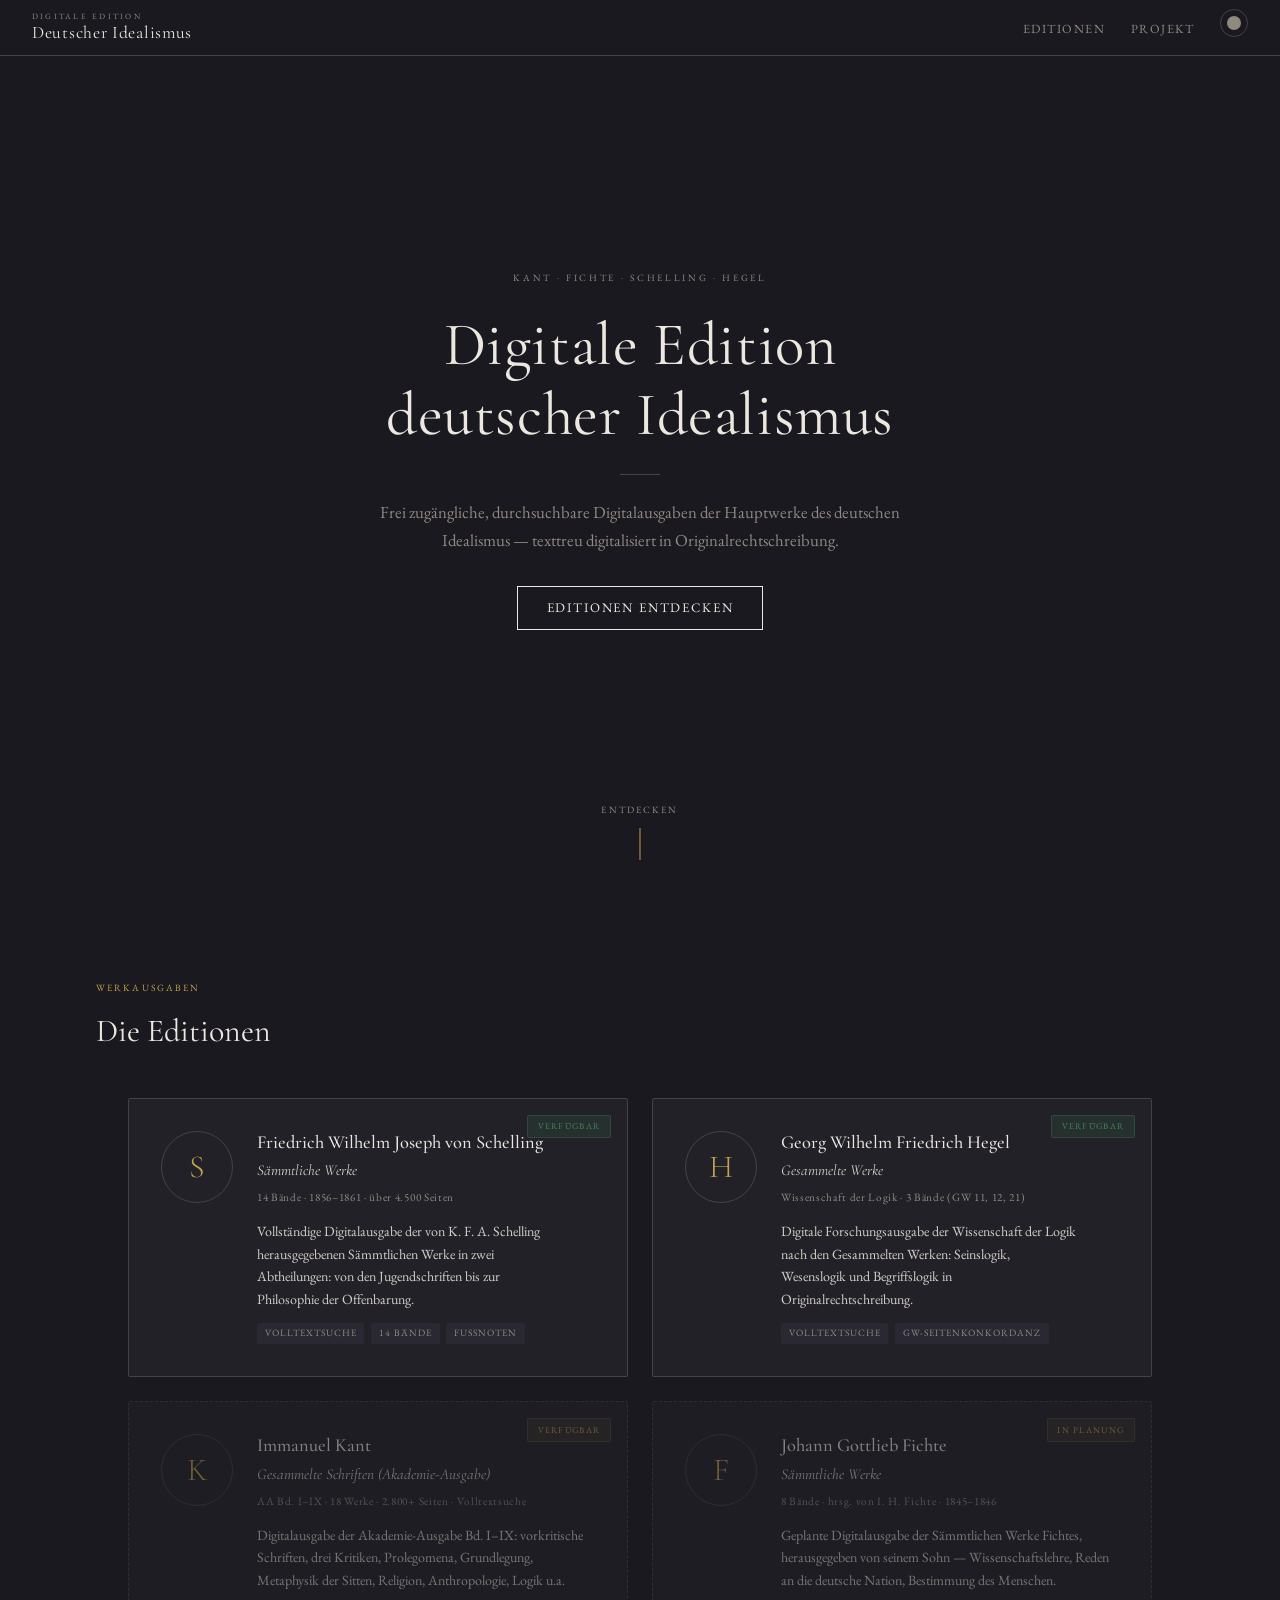
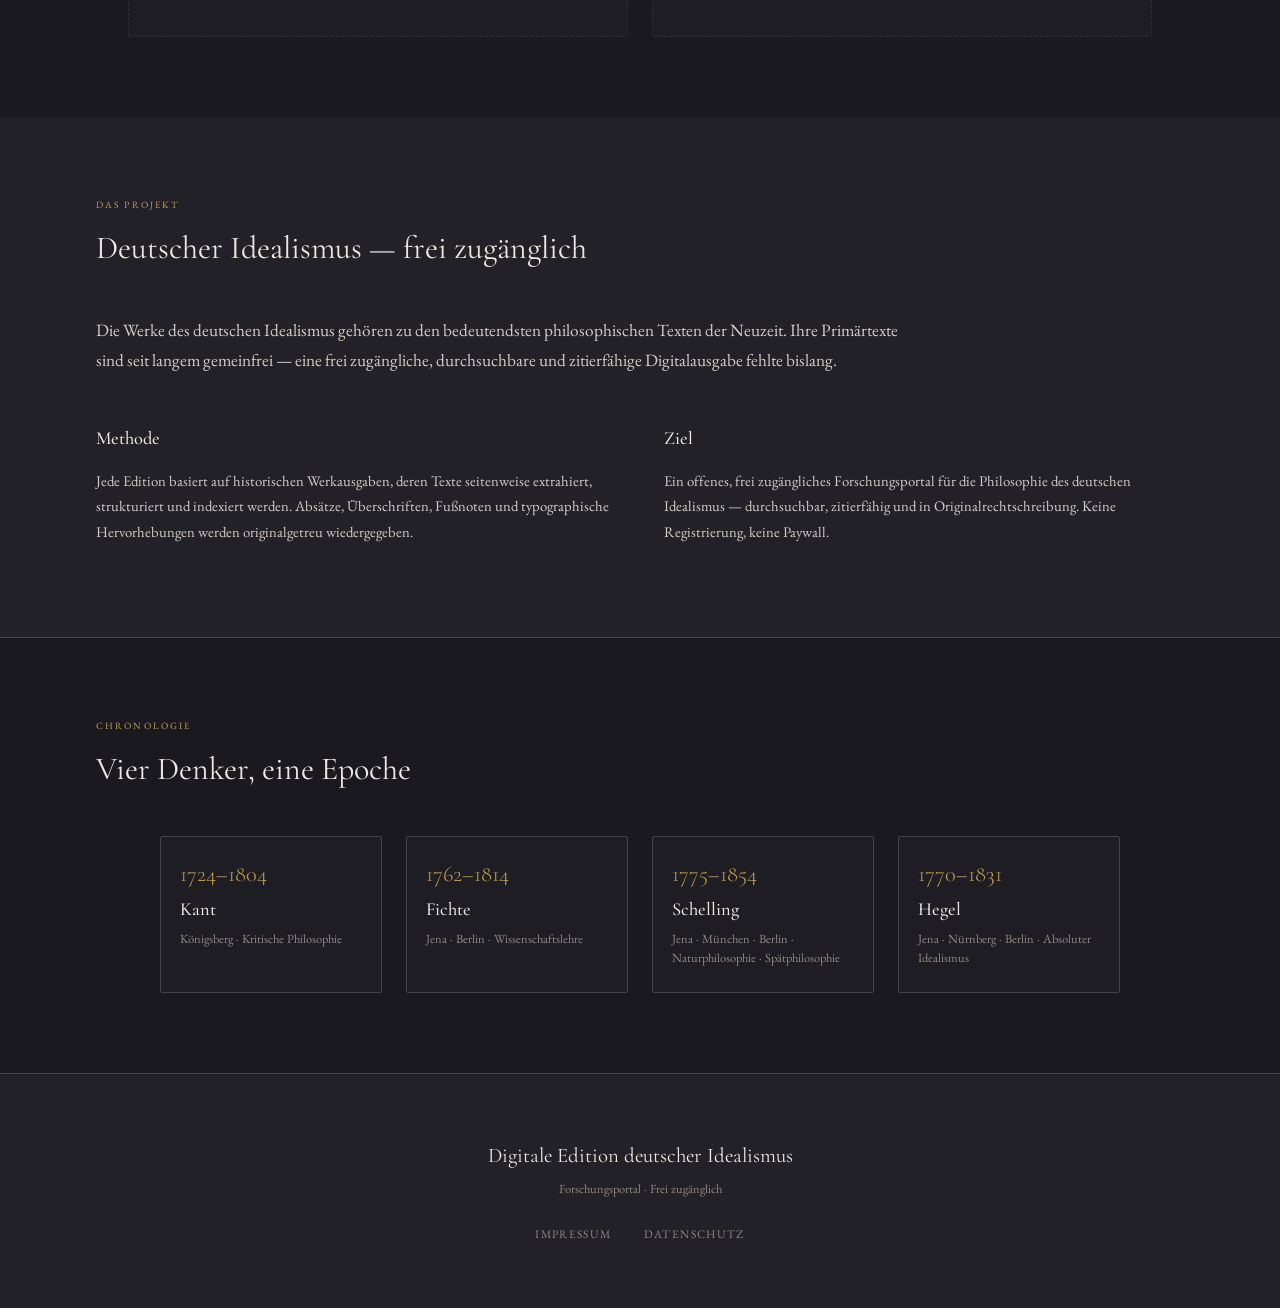
<file: index.html>
<!DOCTYPE html>
<html lang="de">
<head>
  <meta charset="utf-8">
  <meta name="viewport" content="width=device-width, initial-scale=1">
  <title>Digitale Edition deutscher Idealismus</title>
  <meta name="description" content="Frei zugängliche digitale Editionen der Hauptwerke des deutschen Idealismus: Kant, Fichte, Schelling, Hegel — texttreu digitalisiert und durchsuchbar.">
  <meta property="og:type" content="website">
  <meta property="og:title" content="Digitale Edition deutscher Idealismus">
  <meta property="og:description" content="Frei zugängliche digitale Editionen der Hauptwerke des deutschen Idealismus.">
  <meta property="og:locale" content="de_DE">
  <meta name="twitter:card" content="summary">
  <meta name="twitter:title" content="Digitale Edition deutscher Idealismus">
  <meta name="twitter:description" content="Kant, Fichte, Schelling, Hegel — frei zugänglich und durchsuchbar.">
  <link rel="icon" type="image/svg+xml" href="favicon.svg">
  <meta name="theme-color" content="#1a191f">
  <link rel="preconnect" href="https://fonts.googleapis.com">
  <link rel="preconnect" href="https://fonts.gstatic.com" crossorigin>
  <link href="https://fonts.googleapis.com/css2?family=Cormorant+Garamond:wght@300;400;500;600&family=EB+Garamond:ital,wght@0,400;0,500;1,400&display=swap" rel="stylesheet">
  <link rel="stylesheet" href="style.css">
  <script>document.documentElement.dataset.theme=localStorage.getItem('idealismus-theme')||''</script>
  <script type="application/ld+json">
  {
    "@context": "https://schema.org",
    "@type": "WebSite",
    "name": "Digitale Edition deutscher Idealismus",
    "description": "Frei zugängliche digitale Editionen der Hauptwerke des deutschen Idealismus: Kant, Fichte, Schelling, Hegel.",
    "inLanguage": "de"
  }
  </script>
</head>
<body>

<header class="site-header">
  <a href="index.html" class="site-title">
    <span class="site-title-eyebrow">Digitale Edition</span>
    <span class="site-title-main">Deutscher Idealismus</span>
  </a>
  <nav class="sitenav">
    <ul>
      <li><a href="#editionen">Editionen</a></li>
      <li><a href="#projekt">Projekt</a></li>
      <li><button class="theme-toggle" onclick="toggleTheme()" title="Darstellung wechseln" aria-label="Farbschema wechseln"></button></li>
    </ul>
  </nav>
</header>

<section class="hero">
  <div class="hero-content">
    <div class="hero-badge">Kant &middot; Fichte &middot; Schelling &middot; Hegel</div>
    <h1 class="hero-title">Digitale Edition<br>deutscher Idealismus</h1>
    <div class="hero-rule"></div>
    <p class="hero-sub">
      Frei zug&auml;ngliche, durchsuchbare Digitalausgaben der Hauptwerke
      des deutschen Idealismus &mdash; texttreu digitalisiert in
      Originalrechtschreibung.
    </p>
    <div class="hero-actions">
      <a href="#editionen" class="hero-btn-primary">Editionen entdecken</a>
    </div>
  </div>
  <div class="hero-scroll" onclick="document.getElementById('editionen').scrollIntoView({behavior:'smooth'})">
    <span>Entdecken</span>
    <span class="hero-scroll-line"></span>
  </div>
</section>

<section class="editionen-section" id="editionen">
  <div class="section-inner">
    <div class="section-header">
      <div class="section-label">Werkausgaben</div>
      <div class="section-title">Die Editionen</div>
    </div>

    <div class="editions-grid">

      <a href="https://digitaleschellingedition.vercel.app/" class="edition-card" target="_blank" rel="noopener">
        <div class="edition-status edition-status--live">Verf&uuml;gbar</div>
        <div class="edition-portrait">
          <div class="edition-initial">S</div>
        </div>
        <div class="edition-body">
          <h2 class="edition-name">Friedrich Wilhelm Joseph von Schelling</h2>
          <div class="edition-work">S&auml;mmtliche Werke</div>
          <div class="edition-meta">14 B&auml;nde &middot; 1856&ndash;1861 &middot; &uuml;ber 4.500 Seiten</div>
          <p class="edition-desc">
            Vollst&auml;ndige Digitalausgabe der von K.&nbsp;F.&nbsp;A. Schelling
            herausgegebenen S&auml;mmtlichen Werke in zwei Abtheilungen:
            von den Jugendschriften bis zur Philosophie der Offenbarung.
          </p>
          <div class="edition-features">
            <span class="edition-tag">Volltextsuche</span>
            <span class="edition-tag">14 B&auml;nde</span>
            <span class="edition-tag">Fu&szlig;noten</span>
          </div>
        </div>
        <div class="edition-arrow">&rarr;</div>
      </a>

      <a href="https://digitalehegeledition.vercel.app/" class="edition-card" target="_blank" rel="noopener">
        <div class="edition-status edition-status--live">Verf&uuml;gbar</div>
        <div class="edition-portrait">
          <div class="edition-initial">H</div>
        </div>
        <div class="edition-body">
          <h2 class="edition-name">Georg Wilhelm Friedrich Hegel</h2>
          <div class="edition-work">Gesammelte Werke</div>
          <div class="edition-meta">Wissenschaft der Logik &middot; 3 B&auml;nde (GW 11, 12, 21)</div>
          <p class="edition-desc">
            Digitale Forschungsausgabe der Wissenschaft der Logik nach den
            Gesammelten Werken: Seinslogik, Wesenslogik und Begriffslogik
            in Originalrechtschreibung.
          </p>
          <div class="edition-features">
            <span class="edition-tag">Volltextsuche</span>
            <span class="edition-tag">GW-Seitenkonkordanz</span>
          </div>
        </div>
        <div class="edition-arrow">&rarr;</div>
      </a>

      <div class="edition-card edition-card--planned">
        <div class="edition-status edition-status--planned">Verf&uuml;gbar</div>
        <div class="edition-portrait">
          <div class="edition-initial">K</div>
        </div>
        <div class="edition-body">
          <h2 class="edition-name">Immanuel Kant</h2>
          <div class="edition-work">Gesammelte Schriften (Akademie-Ausgabe)</div>
          <div class="edition-meta">AA Bd.&nbsp;I&ndash;IX &middot; 18 Werke &middot; 2.800+ Seiten &middot; Volltextsuche</div>
          <p class="edition-desc">
            Digitalausgabe der Akademie-Ausgabe Bd.&nbsp;I&ndash;IX:
            vorkritische Schriften, drei Kritiken, Prolegomena, Grundlegung,
            Metaphysik der Sitten, Religion, Anthropologie, Logik u.a.
          </p>
        </div>
      </div>

      <div class="edition-card edition-card--planned">
        <div class="edition-status edition-status--planned">In Planung</div>
        <div class="edition-portrait">
          <div class="edition-initial">F</div>
        </div>
        <div class="edition-body">
          <h2 class="edition-name">Johann Gottlieb Fichte</h2>
          <div class="edition-work">S&auml;mmtliche Werke</div>
          <div class="edition-meta">8 B&auml;nde &middot; hrsg. von I.&nbsp;H. Fichte &middot; 1845&ndash;1846</div>
          <p class="edition-desc">
            Geplante Digitalausgabe der S&auml;mmtlichen Werke Fichtes,
            herausgegeben von seinem Sohn &mdash; Wissenschaftslehre,
            Reden an die deutsche Nation, Bestimmung des Menschen.
          </p>
        </div>
      </div>

    </div>
  </div>
</section>

<section class="about-section" id="projekt">
  <div class="section-inner">
    <div class="section-header">
      <div class="section-label">Das Projekt</div>
      <div class="section-title">Deutscher Idealismus &mdash; frei zug&auml;nglich</div>
    </div>
    <p class="about-lead">
      Die Werke des deutschen Idealismus geh&ouml;ren zu den bedeutendsten
      philosophischen Texten der Neuzeit. Ihre Prim&auml;rtexte sind seit
      langem gemeinfrei &mdash; eine frei zug&auml;ngliche, durchsuchbare
      und zitierf&auml;hige Digitalausgabe fehlte bislang.
    </p>
    <div class="about-cols">
      <div class="about-col">
        <h3>Methode</h3>
        <p>
          Jede Edition basiert auf historischen Werkausgaben, deren Texte
          seitenweise extrahiert, strukturiert und indexiert werden.
          Abs&auml;tze, &Uuml;berschriften, Fu&szlig;noten und typographische
          Hervorhebungen werden originalgetreu wiedergegeben.
        </p>
      </div>
      <div class="about-col">
        <h3>Ziel</h3>
        <p>
          Ein offenes, frei zug&auml;ngliches Forschungsportal f&uuml;r die
          Philosophie des deutschen Idealismus &mdash; durchsuchbar,
          zitierfähig und in Originalrechtschreibung. Keine
          Registrierung, keine Paywall.
        </p>
      </div>
    </div>
  </div>
</section>

<section class="timeline-section">
  <div class="section-inner">
    <div class="section-header">
      <div class="section-label">Chronologie</div>
      <div class="section-title">Vier Denker, eine Epoche</div>
    </div>
    <div class="timeline">
      <div class="timeline-item">
        <div class="timeline-year">1724&ndash;1804</div>
        <div class="timeline-name">Kant</div>
        <div class="timeline-note">K&ouml;nigsberg &middot; Kritische Philosophie</div>
      </div>
      <div class="timeline-item">
        <div class="timeline-year">1762&ndash;1814</div>
        <div class="timeline-name">Fichte</div>
        <div class="timeline-note">Jena &middot; Berlin &middot; Wissenschaftslehre</div>
      </div>
      <div class="timeline-item">
        <div class="timeline-year">1775&ndash;1854</div>
        <div class="timeline-name">Schelling</div>
        <div class="timeline-note">Jena &middot; M&uuml;nchen &middot; Berlin &middot; Naturphilosophie &middot; Sp&auml;tphilosophie</div>
      </div>
      <div class="timeline-item">
        <div class="timeline-year">1770&ndash;1831</div>
        <div class="timeline-name">Hegel</div>
        <div class="timeline-note">Jena &middot; N&uuml;rnberg &middot; Berlin &middot; Absoluter Idealismus</div>
      </div>
    </div>
  </div>
</section>

<footer class="site-footer">
  <h3>Digitale Edition deutscher Idealismus</h3>
  <p>Forschungsportal &middot; Frei zug&auml;nglich</p>
  <nav>
    <a href="impressum.html">Impressum</a>
    <a href="datenschutz.html">Datenschutz</a>
  </nav>
</footer>

<script>
function toggleTheme() {
  var t = document.documentElement.dataset.theme === 'light' ? '' : 'light';
  document.documentElement.dataset.theme = t;
  localStorage.setItem('idealismus-theme', t);
}
</script>
</body>
</html>
</file>
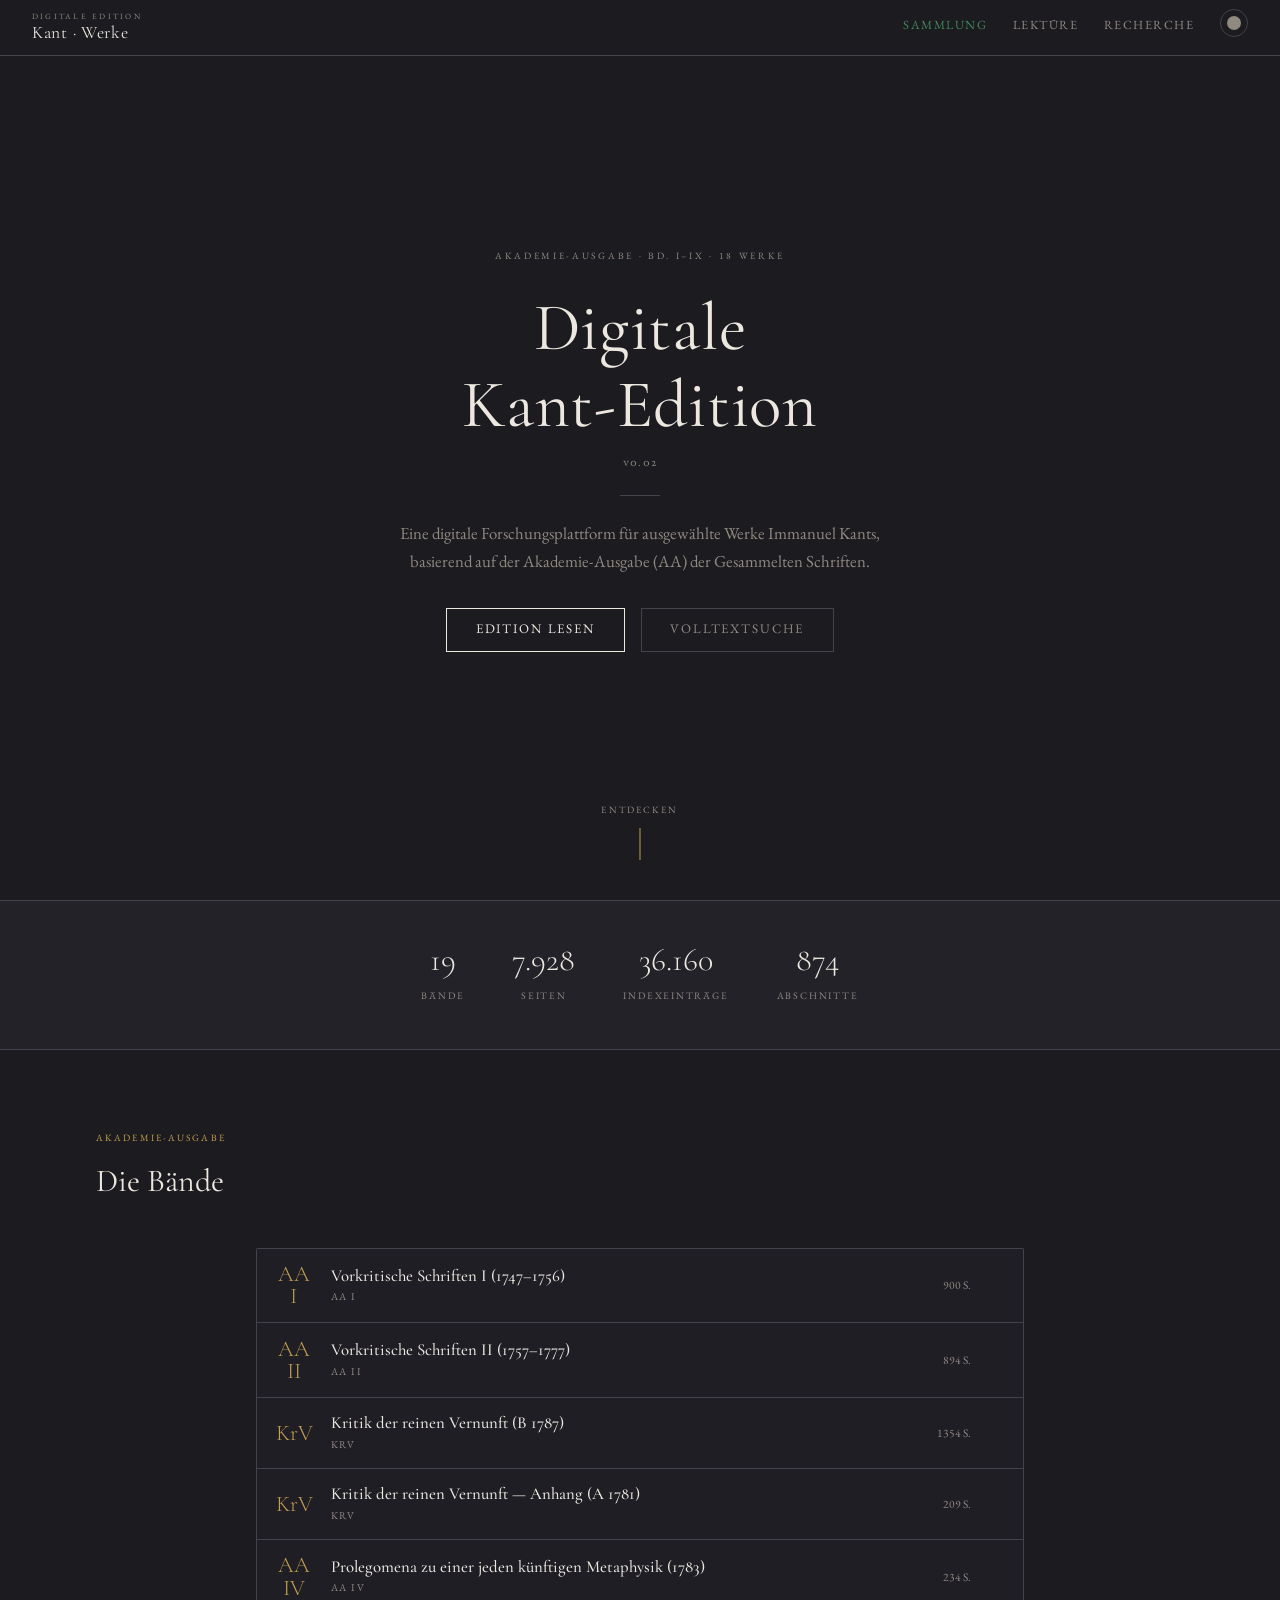
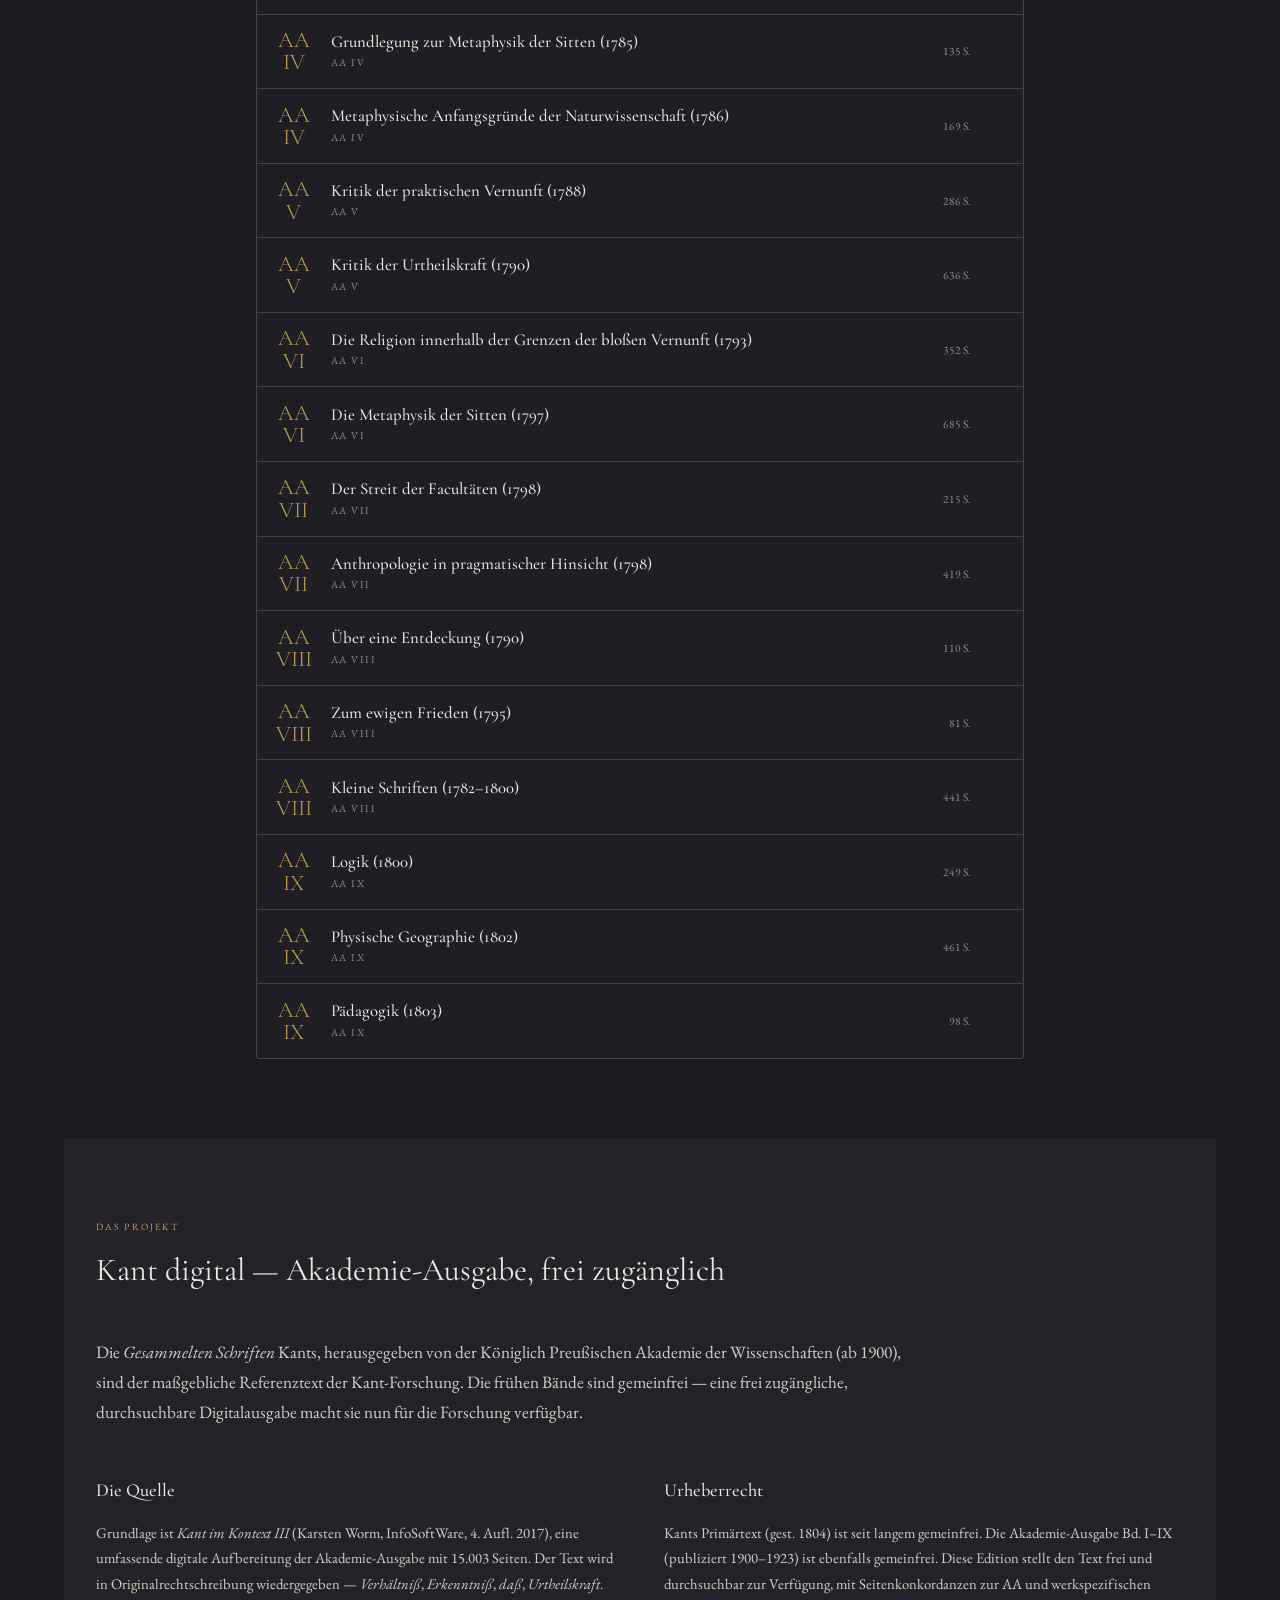
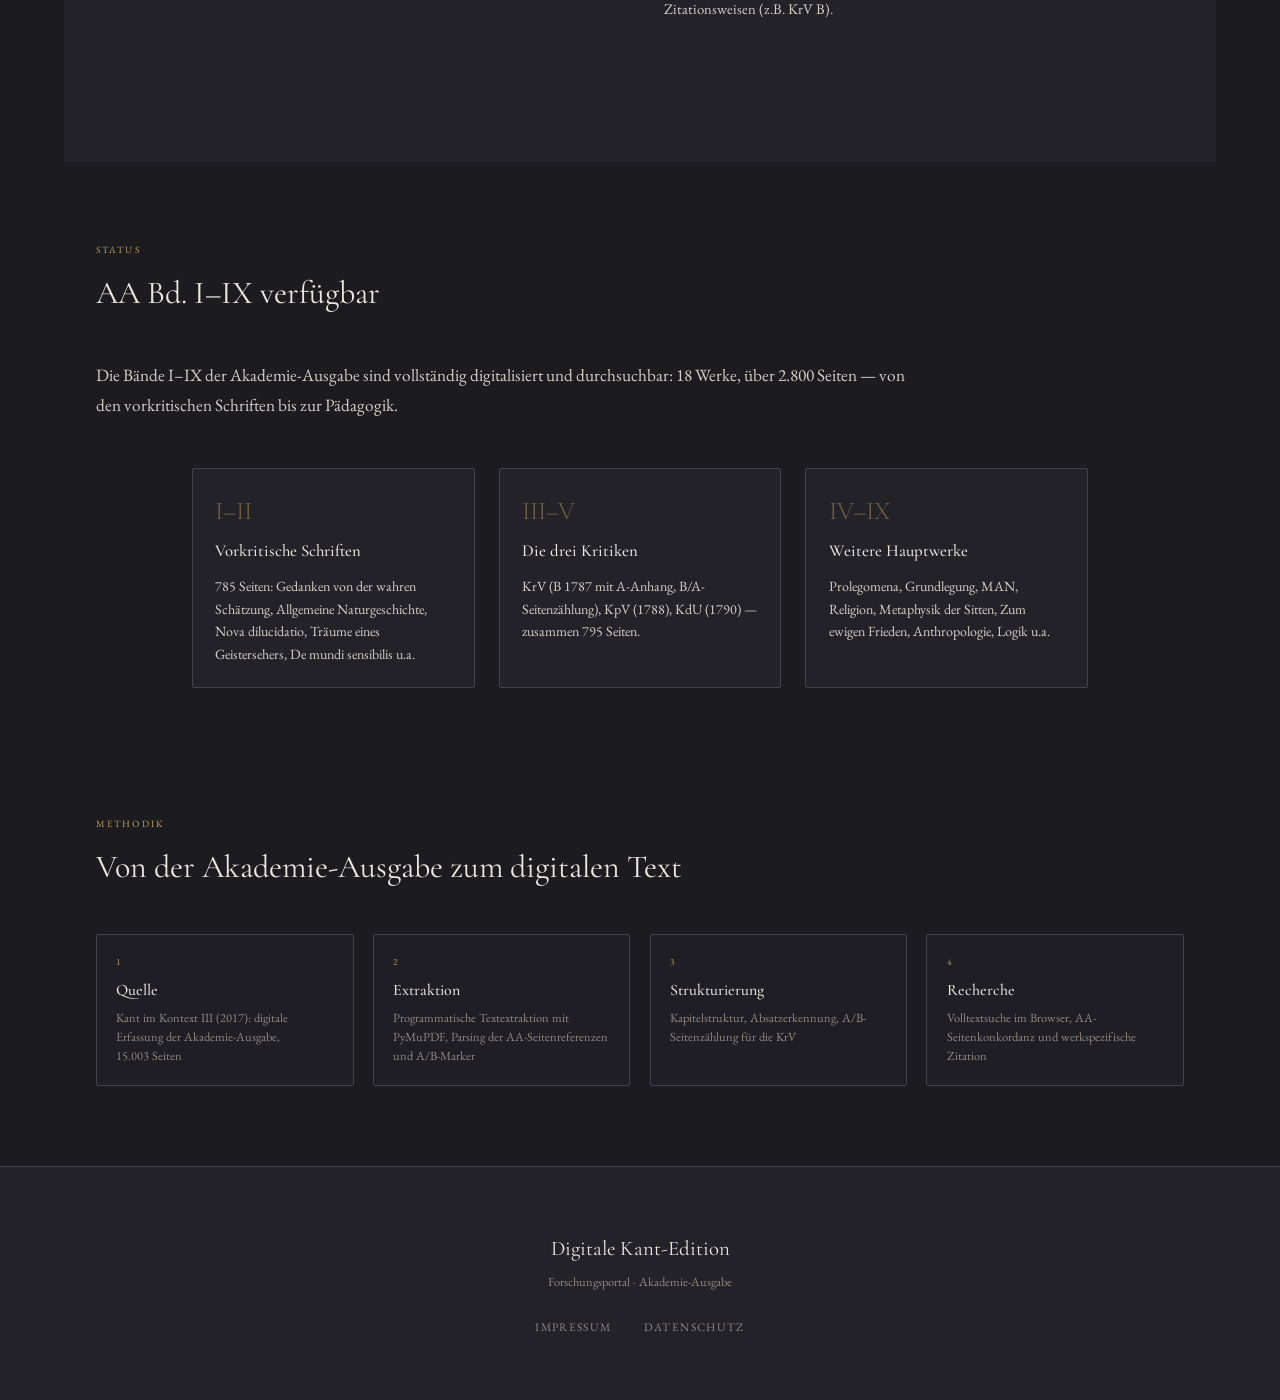
<file: Kant Edition/digitalekantedition/index.html>
<!DOCTYPE html>
<html lang="de">
<head>
  <meta charset="utf-8">
  <meta name="viewport" content="width=device-width, initial-scale=1">
  <title>Kant &middot; Digitale Edition</title>
  <meta name="description" content="Frei zug&auml;ngliche, durchsuchbare Digitalausgabe ausgew&auml;hlter Werke Immanuel Kants auf Grundlage der Akademie-Ausgabe (AA).">
  <link rel="icon" type="image/svg+xml" href="assets/favicon.svg">
  <link rel="manifest" href="manifest.json">
  <meta name="theme-color" content="#232229">
  <link rel="preconnect" href="https://fonts.googleapis.com">
  <link rel="preconnect" href="https://fonts.gstatic.com" crossorigin>
  <link href="https://fonts.googleapis.com/css2?family=Cormorant+Garamond:wght@300;400;500;600&family=EB+Garamond:ital,wght@0,400;0,500;1,400&family=JetBrains+Mono:wght@400&display=swap" rel="stylesheet" media="print" onload="this.media='all'">
  <link rel="stylesheet" href="assets/style.css">
  <script>document.documentElement.dataset.theme=localStorage.getItem('kant-theme')||''</script>
  <script type="application/ld+json">
  {
    "@context": "https://schema.org",
    "@type": "WebSite",
    "name": "Digitale Kant-Edition",
    "description": "Frei zug&auml;ngliche Digitalausgabe ausgew&auml;hlter Werke Immanuel Kants auf Grundlage der Akademie-Ausgabe.",
    "inLanguage": "de",
    "publisher": {
      "@type": "Organization",
      "name": "Digitale Kant-Edition"
    }
  }
  </script>
</head>
<body class="hero-page">
<a href="#stats-bar" class="skip-link">Zum Inhalt springen</a>

<header class="site-header" id="site-header" role="banner">
  <a href="index.html" class="site-title" aria-label="Digitale Kant-Edition &mdash; Startseite">
    <span class="site-title-eyebrow">Digitale Edition</span>
    <span class="site-title-main">Kant &middot; Werke</span>
  </a>
  <nav class="sitenav" aria-label="Hauptnavigation">
    <ul>
      <li><a href="index.html" class="current" aria-current="page">Sammlung</a></li>
      <li><a href="text.html">Lekt&uuml;re</a></li>
      <li><a href="search.html">Recherche</a></li>
      <li><button class="theme-toggle" onclick="toggleTheme()" title="Darstellung wechseln" aria-label="Farbschema wechseln"></button></li>
    </ul>
  </nav>
</header>

<section class="hero" id="hero">
  <div class="hero-content">
    <div class="hero-badge">Akademie-Ausgabe &middot; Bd.&nbsp;I&ndash;IX &middot; 18 Werke</div>
    <h1 class="hero-title">Digitale<br>Kant-Edition</h1>
    <div class="hero-version">v0.02</div>
    <div class="hero-rule"></div>
    <p class="hero-sub">
      Eine digitale Forschungsplattform f&uuml;r ausgew&auml;hlte Werke
      Immanuel Kants, basierend auf der Akademie-Ausgabe (AA)
      der Gesammelten Schriften.
    </p>
    <div class="hero-actions">
      <a href="text.html" class="hero-btn-primary">Edition lesen</a>
      <a href="search.html" class="hero-btn-secondary">Volltextsuche</a>
    </div>
  </div>
  <div class="hero-scroll" onclick="window.scrollTo({top:window.innerHeight,behavior:'smooth'})">
    <span>Entdecken</span>
    <span class="hero-scroll-line"></span>
  </div>
</section>

<div class="stats-bar" id="stats-bar"></div>

<section class="lp-section featured-section">
  <div class="reveal" data-reveal>
    <div class="lp-section-label">Akademie-Ausgabe</div>
    <div class="lp-section-title">Die B&auml;nde</div>
  </div>
  <div class="works-grid" id="works-grid"></div>
</section>

<section class="lp-section about-section">
  <div class="reveal" data-reveal>
    <div class="lp-section-label">Das Projekt</div>
    <div class="lp-section-title">Kant digital &mdash; Akademie-Ausgabe, frei zug&auml;nglich</div>
  </div>
  <p class="about-lead reveal" data-reveal>
    Die <em>Gesammelten Schriften</em> Kants, herausgegeben von der
    K&ouml;niglich Preu&szlig;ischen Akademie der Wissenschaften (ab 1900),
    sind der ma&szlig;gebliche Referenztext der Kant-Forschung.
    Die fr&uuml;hen B&auml;nde sind gemeinfrei &mdash;
    eine frei zug&auml;ngliche, durchsuchbare Digitalausgabe
    macht sie nun f&uuml;r die Forschung verf&uuml;gbar.
  </p>

  <div class="about-cols reveal" data-reveal>
    <div class="about-col">
      <h3>Die Quelle</h3>
      <p>
        Grundlage ist <em>Kant im Kontext&nbsp;III</em> (Karsten Worm,
        InfoSoftWare, 4.&nbsp;Aufl.&nbsp;2017), eine umfassende digitale
        Aufbereitung der Akademie-Ausgabe mit 15.003&nbsp;Seiten.
        Der Text wird in Originalrechtschreibung wiedergegeben &mdash;
        <em>Verh&auml;ltni&szlig;</em>, <em>Erkenntni&szlig;</em>,
        <em>da&szlig;</em>, <em>Urtheilskraft</em>.
      </p>
    </div>
    <div class="about-col">
      <h3>Urheberrecht</h3>
      <p>
        Kants Prim&auml;rtext (gest. 1804) ist seit langem gemeinfrei.
        Die Akademie-Ausgabe Bd.&nbsp;I&ndash;IX (publiziert 1900&ndash;1923)
        ist ebenfalls gemeinfrei. Diese Edition stellt den Text frei
        und durchsuchbar zur Verf&uuml;gung, mit Seitenkonkordanzen
        zur AA und werkspezifischen Zitationsweisen (z.B. KrV B).
      </p>
    </div>
  </div>
</section>

<section class="lp-section roadmap-section">
  <div class="reveal" data-reveal>
    <div class="lp-section-label">Status</div>
    <div class="lp-section-title">AA Bd. I&ndash;IX verf&uuml;gbar</div>
  </div>
  <p class="about-lead reveal" data-reveal>
    Die B&auml;nde I&ndash;IX der Akademie-Ausgabe sind vollst&auml;ndig digitalisiert
    und durchsuchbar: 18&nbsp;Werke, &uuml;ber 2.800&nbsp;Seiten &mdash; von den
    vorkritischen Schriften bis zur P&auml;dagogik.
  </p>

  <div class="roadmap-grid roadmap-grid--3 reveal" data-reveal>
    <div class="roadmap-card">
      <div class="roadmap-card-icon">I&ndash;II</div>
      <h4>Vorkritische Schriften</h4>
      <p>
        785 Seiten: Gedanken von der wahren Sch&auml;tzung,
        Allgemeine Naturgeschichte, Nova dilucidatio,
        Tr&auml;ume eines Geistersehers, De mundi sensibilis u.a.
      </p>
    </div>
    <div class="roadmap-card">
      <div class="roadmap-card-icon">III&ndash;V</div>
      <h4>Die drei Kritiken</h4>
      <p>
        KrV (B&nbsp;1787 mit A-Anhang, B/A-Seitenz&auml;hlung),
        KpV (1788), KdU (1790) &mdash; zusammen 795 Seiten.
      </p>
    </div>
    <div class="roadmap-card">
      <div class="roadmap-card-icon">IV&ndash;IX</div>
      <h4>Weitere Hauptwerke</h4>
      <p>
        Prolegomena, Grundlegung, MAN, Religion, Metaphysik
        der Sitten, Zum ewigen Frieden, Anthropologie, Logik u.a.
      </p>
    </div>
  </div>
</section>

<section class="lp-section workflow-section-wrap">
  <div class="reveal" data-reveal>
    <div class="lp-section-label">Methodik</div>
    <div class="lp-section-title">Von der Akademie-Ausgabe zum digitalen Text</div>
  </div>
  <div class="workflow-steps reveal" data-reveal>
    <div class="workflow-step">
      <span class="workflow-step-num">1</span>
      <span class="workflow-step-name">Quelle</span>
      <span class="workflow-step-detail">Kant im Kontext III (2017): digitale Erfassung der Akademie-Ausgabe, 15.003&nbsp;Seiten</span>
    </div>
    <div class="workflow-step">
      <span class="workflow-step-num">2</span>
      <span class="workflow-step-name">Extraktion</span>
      <span class="workflow-step-detail">Programmatische Textextraktion mit PyMuPDF, Parsing der AA-Seitenreferenzen und A/B-Marker</span>
    </div>
    <div class="workflow-step">
      <span class="workflow-step-num">3</span>
      <span class="workflow-step-name">Strukturierung</span>
      <span class="workflow-step-detail">Kapitelstruktur, Absatzerkennung, A/B-Seitenz&auml;hlung f&uuml;r die KrV</span>
    </div>
    <div class="workflow-step">
      <span class="workflow-step-num">4</span>
      <span class="workflow-step-name">Recherche</span>
      <span class="workflow-step-detail">Volltextsuche im Browser, AA-Seitenkonkordanz und werkspezifische Zitation</span>
    </div>
  </div>
</section>

<footer class="lp-footer">
  <h3>Digitale Kant-Edition</h3>
  <p>Forschungsportal &middot; Akademie-Ausgabe</p>
  <nav>
    <a href="impressum.html">Impressum</a>
    <a href="datenschutz.html">Datenschutz</a>
  </nav>
</footer>

<script src="assets/edition-data.js"></script>
<script>
  function renderStats(ed) {
    var s = ed.metadata && ed.metadata.stats;
    if (!s) return;
    var n = ed.works.length;
    document.getElementById('stats-bar').innerHTML =
      '<div class="stat-item reveal" data-reveal>' +
        '<span class="stat-value">' + n + '</span>' +
        '<span class="stat-label">' + (n === 1 ? 'Band' : 'Bände') + '</span>' +
      '</div>' +
      '<div class="stat-item reveal" data-reveal>' +
        '<span class="stat-value">' + (s.pages_total || 0).toLocaleString('de') + '</span>' +
        '<span class="stat-label">Seiten</span>' +
      '</div>' +
      '<div class="stat-item reveal" data-reveal>' +
        '<span class="stat-value">' + (s.search_entries || 0).toLocaleString('de') + '</span>' +
        '<span class="stat-label">Indexeinträge</span>' +
      '</div>' +
      '<div class="stat-item reveal" data-reveal>' +
        '<span class="stat-value">' + (s.headings || 0).toLocaleString('de') + '</span>' +
        '<span class="stat-label">Abschnitte</span>' +
      '</div>';
  }

  function renderWorks(ed) {
    var html = (ed.works || []).map(function(w) {
      var pg = w.stats ? w.stats.pages_total : '';
      var meta = [];
      if (pg) meta.push(pg + ' S.');
      return '<a class="work-row" href="text.html?work=' + w.work_id + '">' +
        '<span class="work-row-band">' + w.siglum + '</span>' +
        '<span class="work-row-main">' +
          '<span class="work-row-title">' + w.title + '</span>' +
          '<span class="work-row-sig">' + w.siglum + '</span>' +
        '</span>' +
        (meta.length ? '<span class="work-row-meta">' + meta.join(' · ') + '</span>' : '') +
        '<span class="work-row-arrow">&rarr;</span>' +
      '</a>';
    }).join('');
    document.getElementById('works-grid').innerHTML = html;
  }

  if (window.KANT_EDITION) {
    renderStats(window.KANT_EDITION);
    renderWorks(window.KANT_EDITION);
  }
  function toggleTheme() {
    var t = document.documentElement.dataset.theme === 'light' ? '' : 'light';
    document.documentElement.dataset.theme = t;
    localStorage.setItem('kant-theme', t);
  }
</script>
</body>
</html>
</file>
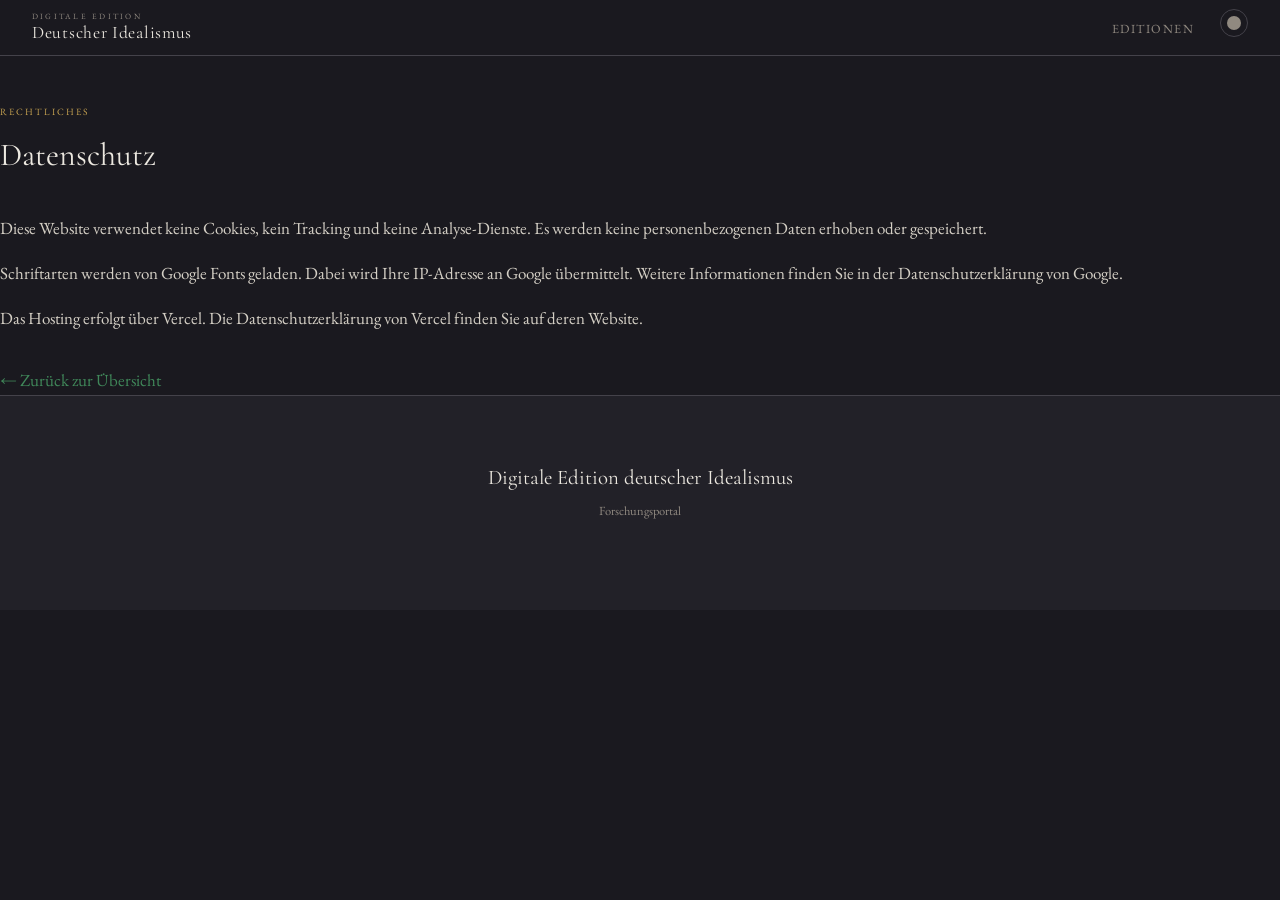
<file: datenschutz.html>
<!DOCTYPE html>
<html lang="de">
<head>
  <meta charset="utf-8">
  <meta name="viewport" content="width=device-width, initial-scale=1">
  <title>Datenschutz &mdash; Digitale Edition deutscher Idealismus</title>
  <link rel="icon" type="image/svg+xml" href="favicon.svg">
  <link rel="preconnect" href="https://fonts.googleapis.com">
  <link rel="preconnect" href="https://fonts.gstatic.com" crossorigin>
  <link href="https://fonts.googleapis.com/css2?family=Cormorant+Garamond:wght@300;400;500;600&family=EB+Garamond:ital,wght@0,400;0,500;1,400&display=swap" rel="stylesheet">
  <link rel="stylesheet" href="style.css">
  <script>document.documentElement.dataset.theme=localStorage.getItem('idealismus-theme')||''</script>
</head>
<body>
<header class="site-header">
  <a href="index.html" class="site-title">
    <span class="site-title-eyebrow">Digitale Edition</span>
    <span class="site-title-main">Deutscher Idealismus</span>
  </a>
  <nav class="sitenav">
    <ul>
      <li><a href="index.html">Editionen</a></li>
      <li><button class="theme-toggle" onclick="toggleTheme()" title="Darstellung wechseln"></button></li>
    </ul>
  </nav>
</header>
<div class="legal-container" style="padding-top:calc(var(--header-h) + 3rem);">
  <div class="section-label">Rechtliches</div>
  <h1 style="font-family:var(--font-display);font-size:2rem;font-weight:400;color:var(--text-ink);margin-bottom:2rem;">Datenschutz</h1>
  <p style="margin-bottom:1rem;">
    Diese Website verwendet keine Cookies, kein Tracking und keine Analyse-Dienste.
    Es werden keine personenbezogenen Daten erhoben oder gespeichert.
  </p>
  <p style="margin-bottom:1rem;">
    Schriftarten werden von Google Fonts geladen. Dabei wird Ihre IP-Adresse
    an Google &uuml;bermittelt. Weitere Informationen finden Sie in der
    Datenschutzerkl&auml;rung von Google.
  </p>
  <p style="margin-bottom:2rem;">
    Das Hosting erfolgt &uuml;ber Vercel. Die Datenschutzerkl&auml;rung
    von Vercel finden Sie auf deren Website.
  </p>
  <p><a href="index.html">&larr; Zur&uuml;ck zur &Uuml;bersicht</a></p>
</div>
<footer class="site-footer">
  <h3>Digitale Edition deutscher Idealismus</h3>
  <p>Forschungsportal</p>
</footer>
<script>
function toggleTheme(){var t=document.documentElement.dataset.theme==='light'?'':'light';document.documentElement.dataset.theme=t;localStorage.setItem('idealismus-theme',t)}
</script>
</body>
</html>
</file>
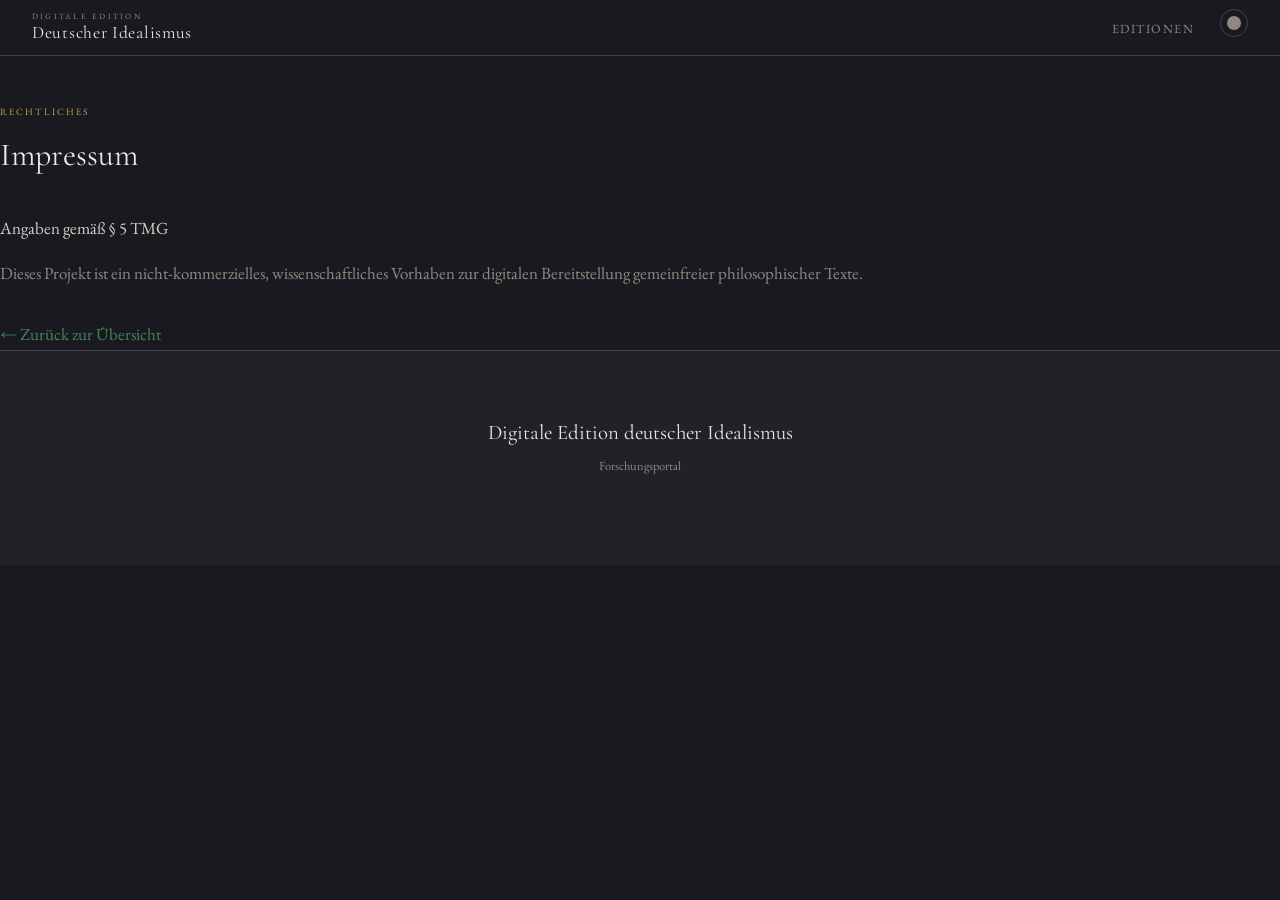
<file: impressum.html>
<!DOCTYPE html>
<html lang="de">
<head>
  <meta charset="utf-8">
  <meta name="viewport" content="width=device-width, initial-scale=1">
  <title>Impressum &mdash; Digitale Edition deutscher Idealismus</title>
  <link rel="icon" type="image/svg+xml" href="favicon.svg">
  <link rel="preconnect" href="https://fonts.googleapis.com">
  <link rel="preconnect" href="https://fonts.gstatic.com" crossorigin>
  <link href="https://fonts.googleapis.com/css2?family=Cormorant+Garamond:wght@300;400;500;600&family=EB+Garamond:ital,wght@0,400;0,500;1,400&display=swap" rel="stylesheet">
  <link rel="stylesheet" href="style.css">
  <script>document.documentElement.dataset.theme=localStorage.getItem('idealismus-theme')||''</script>
</head>
<body>
<header class="site-header">
  <a href="index.html" class="site-title">
    <span class="site-title-eyebrow">Digitale Edition</span>
    <span class="site-title-main">Deutscher Idealismus</span>
  </a>
  <nav class="sitenav">
    <ul>
      <li><a href="index.html">Editionen</a></li>
      <li><button class="theme-toggle" onclick="toggleTheme()" title="Darstellung wechseln"></button></li>
    </ul>
  </nav>
</header>
<div class="legal-container" style="padding-top:calc(var(--header-h) + 3rem);">
  <div class="section-label">Rechtliches</div>
  <h1 style="font-family:var(--font-display);font-size:2rem;font-weight:400;color:var(--text-ink);margin-bottom:2rem;">Impressum</h1>
  <p style="margin-bottom:1rem;">Angaben gem&auml;&szlig; &sect;&nbsp;5 TMG</p>
  <p style="margin-bottom:2rem;color:var(--text-muted);">
    Dieses Projekt ist ein nicht-kommerzielles, wissenschaftliches Vorhaben
    zur digitalen Bereitstellung gemeinfreier philosophischer Texte.
  </p>
  <p><a href="index.html">&larr; Zur&uuml;ck zur &Uuml;bersicht</a></p>
</div>
<footer class="site-footer">
  <h3>Digitale Edition deutscher Idealismus</h3>
  <p>Forschungsportal</p>
</footer>
<script>
function toggleTheme(){var t=document.documentElement.dataset.theme==='light'?'':'light';document.documentElement.dataset.theme=t;localStorage.setItem('idealismus-theme',t)}
</script>
</body>
</html>
</file>
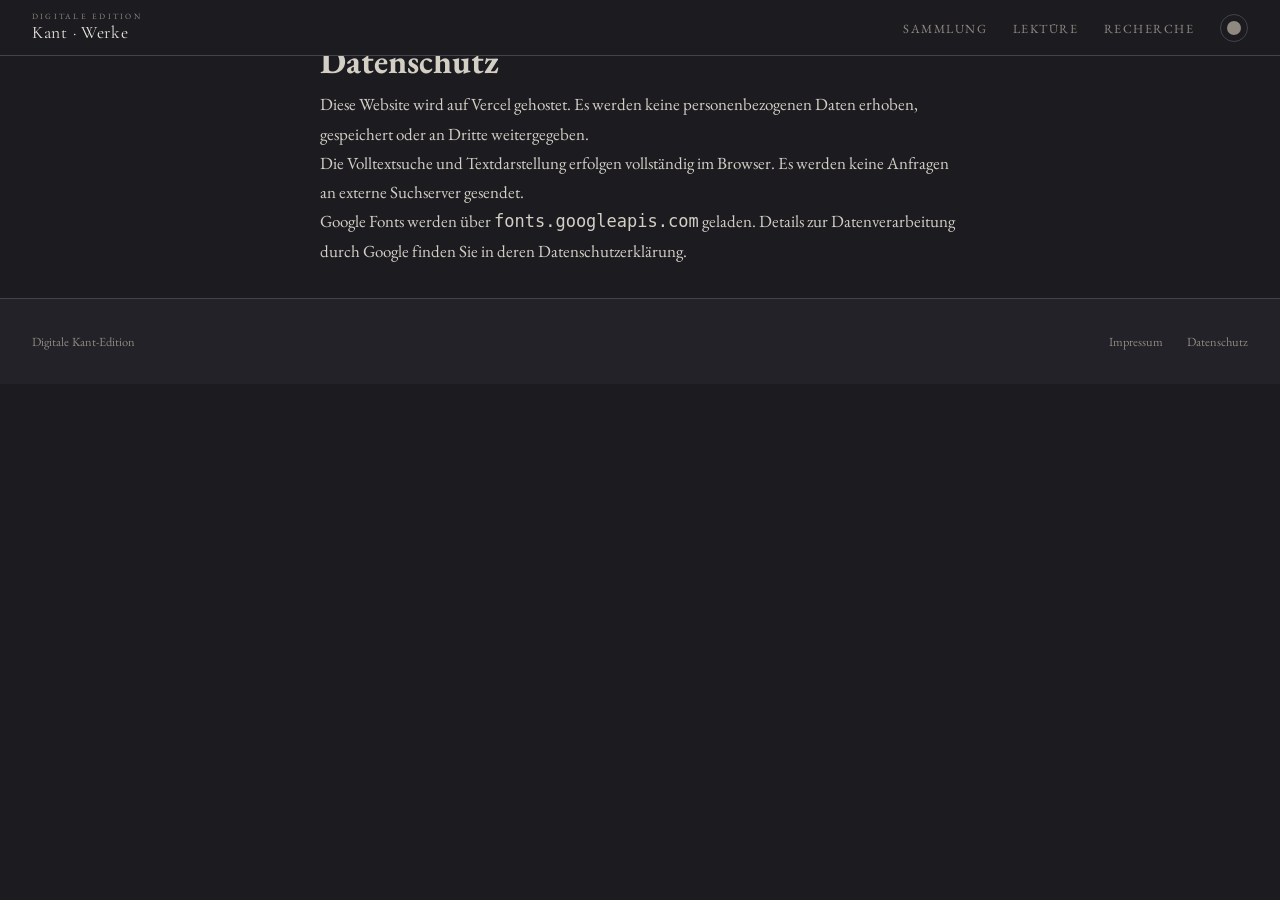
<file: Kant Edition/digitalekantedition/datenschutz.html>
<!DOCTYPE html>
<html lang="de">
<head>
  <meta charset="utf-8">
  <meta name="viewport" content="width=device-width, initial-scale=1">
  <title>Datenschutz &mdash; Digitale Kant-Edition</title>
  <link rel="icon" type="image/svg+xml" href="assets/favicon.svg">
  <link rel="preconnect" href="https://fonts.googleapis.com">
  <link rel="preconnect" href="https://fonts.gstatic.com" crossorigin>
  <link href="https://fonts.googleapis.com/css2?family=Cormorant+Garamond:wght@300;400;500;600&family=EB+Garamond:ital,wght@0,400;0,500;1,400&family=JetBrains+Mono:wght@400&display=swap" rel="stylesheet" media="print" onload="this.media='all'">
  <link rel="stylesheet" href="assets/style.css">
  <script>document.documentElement.dataset.theme=localStorage.getItem('kant-theme')||''</script>
</head>
<body>
<header class="site-header">
  <a href="index.html" class="site-title">
    <span class="site-title-eyebrow">Digitale Edition</span>
    <span class="site-title-main">Kant &middot; Werke</span>
  </a>
  <nav class="sitenav">
    <ul>
      <li><a href="index.html">Sammlung</a></li>
      <li><a href="text.html">Lekt&uuml;re</a></li>
      <li><a href="search.html">Recherche</a></li>
      <li><button class="theme-toggle" onclick="toggleTheme()" title="Darstellung wechseln">&#9682;</button></li>
    </ul>
  </nav>
</header>
<main class="blog-main" style="max-width:42rem; margin:0 auto; padding:2rem 1rem;">
  <h1>Datenschutz</h1>
  <p>Diese Website wird auf Vercel gehostet. Es werden keine personenbezogenen Daten
  erhoben, gespeichert oder an Dritte weitergegeben.</p>
  <p>Die Volltextsuche und Textdarstellung erfolgen vollst&auml;ndig im Browser.
  Es werden keine Anfragen an externe Suchserver gesendet.</p>
  <p>Google Fonts werden &uuml;ber <code>fonts.googleapis.com</code> geladen.
  Details zur Datenverarbeitung durch Google finden Sie in deren
  Datenschutzerkl&auml;rung.</p>
</main>
<footer class="site-footer">
  <div>Digitale Kant-Edition</div>
  <nav>
    <a href="impressum.html">Impressum</a>
    <a href="datenschutz.html">Datenschutz</a>
  </nav>
</footer>
<script>
function toggleTheme() {
  var t = document.documentElement.dataset.theme === 'light' ? '' : 'light';
  document.documentElement.dataset.theme = t;
  localStorage.setItem('kant-theme', t);
}
</script>
</body>
</html>
</file>
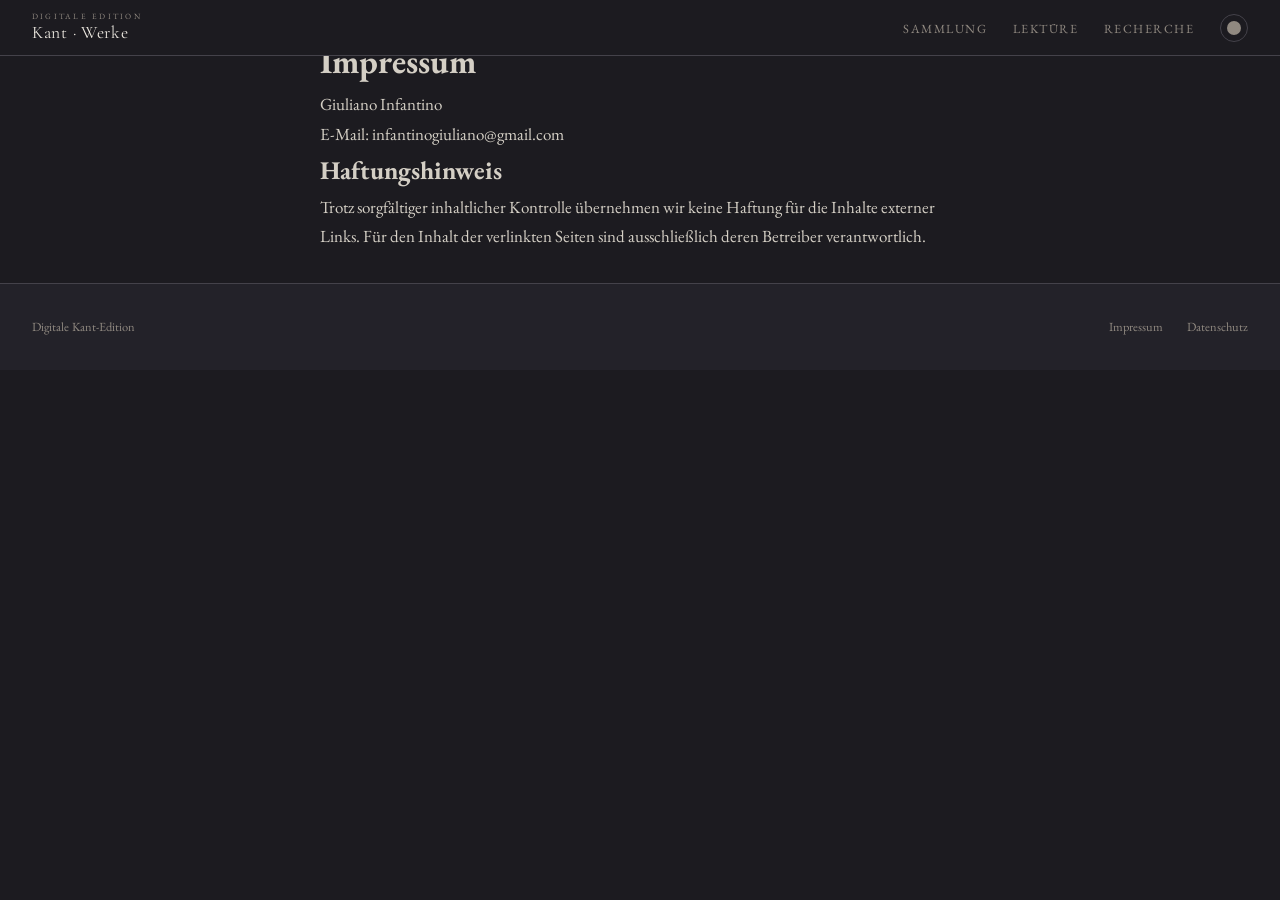
<file: Kant Edition/digitalekantedition/impressum.html>
<!DOCTYPE html>
<html lang="de">
<head>
  <meta charset="utf-8">
  <meta name="viewport" content="width=device-width, initial-scale=1">
  <title>Impressum &mdash; Digitale Kant-Edition</title>
  <link rel="icon" type="image/svg+xml" href="assets/favicon.svg">
  <link rel="preconnect" href="https://fonts.googleapis.com">
  <link rel="preconnect" href="https://fonts.gstatic.com" crossorigin>
  <link href="https://fonts.googleapis.com/css2?family=Cormorant+Garamond:wght@300;400;500;600&family=EB+Garamond:ital,wght@0,400;0,500;1,400&family=JetBrains+Mono:wght@400&display=swap" rel="stylesheet" media="print" onload="this.media='all'">
  <link rel="stylesheet" href="assets/style.css">
  <script>document.documentElement.dataset.theme=localStorage.getItem('kant-theme')||''</script>
</head>
<body>
<header class="site-header">
  <a href="index.html" class="site-title">
    <span class="site-title-eyebrow">Digitale Edition</span>
    <span class="site-title-main">Kant &middot; Werke</span>
  </a>
  <nav class="sitenav">
    <ul>
      <li><a href="index.html">Sammlung</a></li>
      <li><a href="text.html">Lekt&uuml;re</a></li>
      <li><a href="search.html">Recherche</a></li>
      <li><button class="theme-toggle" onclick="toggleTheme()" title="Darstellung wechseln">&#9682;</button></li>
    </ul>
  </nav>
</header>
<main class="blog-main" style="max-width:42rem; margin:0 auto; padding:2rem 1rem;">
  <h1>Impressum</h1>
  <p>Giuliano Infantino<br>
  E-Mail: infantinogiuliano@gmail.com</p>
  <h2>Haftungshinweis</h2>
  <p>Trotz sorgf&auml;ltiger inhaltlicher Kontrolle &uuml;bernehmen wir keine Haftung
  f&uuml;r die Inhalte externer Links. F&uuml;r den Inhalt der verlinkten Seiten
  sind ausschlie&szlig;lich deren Betreiber verantwortlich.</p>
</main>
<footer class="site-footer">
  <div>Digitale Kant-Edition</div>
  <nav>
    <a href="impressum.html">Impressum</a>
    <a href="datenschutz.html">Datenschutz</a>
  </nav>
</footer>
<script>
function toggleTheme() {
  var t = document.documentElement.dataset.theme === 'light' ? '' : 'light';
  document.documentElement.dataset.theme = t;
  localStorage.setItem('kant-theme', t);
}
</script>
</body>
</html>
</file>
<file: style.css>
:root {
  --bg-desktop: #1a191f;
  --bg-paper: #222128;
  --bg-subtle: #2a2933;
  --bg-page: #1e1d24;
  --text-ink: #ece8e0;
  --text-body: #d4cfc5;
  --text-muted: #908980;
  --accent: #40885a;
  --accent-gold: #c4a050;
  --accent-warm: #48a870;
  --rule: #44424a;
  --shadow-soft: rgba(0,0,0,0.15);
  --shadow-med: rgba(0,0,0,0.25);
  --radius: 2px;
  --font-display: 'Cormorant Garamond', 'EB Garamond', Georgia, serif;
  --font-body: 'EB Garamond', Georgia, serif;
  --header-h: 56px;
}

[data-theme="light"] {
  --bg-desktop: #ddd8ce;
  --bg-paper: #e4dfd5;
  --bg-subtle: #d6d0c6;
  --bg-page: #eae5dc;
  --text-ink: #1e1812;
  --text-body: #332c22;
  --text-muted: #6e6558;
  --accent: #2a6840;
  --accent-gold: #8a6c30;
  --accent-warm: #388a50;
  --rule: #c4bba8;
  --shadow-soft: rgba(40,30,20,0.08);
  --shadow-med: rgba(40,30,20,0.14);
}

*, *::before, *::after { box-sizing: border-box; margin: 0; padding: 0; }
html { scroll-behavior: smooth; overflow-x: hidden; }

body {
  font-family: var(--font-body);
  font-size: 17px;
  line-height: 1.72;
  color: var(--text-body);
  background: var(--bg-desktop);
  -webkit-font-smoothing: antialiased;
}

a { color: var(--accent); text-decoration: none; }
a:hover { text-decoration: underline; }

/* ── Header ── */
.site-header {
  position: fixed;
  top: 0; left: 0; right: 0;
  z-index: 200;
  display: flex;
  align-items: center;
  justify-content: space-between;
  height: var(--header-h);
  padding: 0 2rem;
  background: var(--bg-desktop);
  border-bottom: 1px solid var(--rule);
}

.site-title {
  display: flex;
  flex-direction: column;
  text-decoration: none;
  line-height: 1.2;
}

.site-title-eyebrow {
  font-size: 0.5rem;
  letter-spacing: 0.28em;
  text-transform: uppercase;
  color: var(--text-muted);
}

.site-title-main {
  font-family: var(--font-display);
  font-size: 1.1rem;
  font-weight: 400;
  color: var(--text-ink);
  letter-spacing: 0.04em;
}

.sitenav ul {
  list-style: none;
  display: flex;
  gap: 1.6rem;
  align-items: center;
}

.sitenav a {
  font-size: 0.78rem;
  letter-spacing: 0.12em;
  text-transform: uppercase;
  color: var(--text-muted);
  text-decoration: none;
  transition: color 0.2s;
}

.sitenav a:hover { color: var(--accent); text-decoration: none; }

.theme-toggle {
  background: none;
  border: 1px solid var(--rule);
  border-radius: 50%;
  width: 28px; height: 28px;
  cursor: pointer;
  position: relative;
  transition: border-color 0.2s;
}

.theme-toggle::before {
  content: '';
  display: block;
  width: 14px; height: 14px;
  border-radius: 50%;
  position: absolute;
  top: 50%; left: 50%;
  transform: translate(-50%, -50%);
  background: var(--text-muted);
  transition: background 0.2s, box-shadow 0.2s;
  box-shadow: inset 6px -2px 0 0 transparent;
}

[data-theme="light"] .theme-toggle::before {
  background: transparent;
  box-shadow: inset 6px -2px 0 0 var(--text-muted);
}

.theme-toggle:hover { border-color: var(--accent-gold); }

/* ── Hero ── */
.hero {
  position: relative;
  height: 100vh;
  min-height: 600px;
  display: flex;
  align-items: center;
  justify-content: center;
  overflow: hidden;
}

.hero-content {
  position: relative;
  z-index: 2;
  text-align: center;
  max-width: 700px;
  padding: 0 2rem;
}

.hero-badge {
  font-size: 0.6rem;
  letter-spacing: 0.28em;
  text-transform: uppercase;
  color: var(--text-muted);
  margin-bottom: 1.5rem;
}

.hero-title {
  font-family: var(--font-display);
  font-size: clamp(2.4rem, 5.5vw, 3.8rem);
  font-weight: 400;
  color: var(--text-ink);
  line-height: 1.15;
  letter-spacing: 0.01em;
}

.hero-rule {
  width: 40px;
  height: 1px;
  background: var(--rule);
  margin: 1.5rem auto;
}

.hero-sub {
  font-size: 1.05rem;
  color: var(--text-muted);
  line-height: 1.65;
  max-width: 520px;
  margin: 0 auto 2rem;
}

.hero-actions { display: flex; gap: 1rem; justify-content: center; }

.hero-btn-primary {
  font-family: var(--font-body);
  font-size: 0.82rem;
  letter-spacing: 0.14em;
  text-transform: uppercase;
  padding: 0.6rem 1.8rem;
  background: transparent;
  color: var(--text-ink);
  border: 1px solid var(--text-ink);
  text-decoration: none;
  transition: border-color 0.2s, color 0.2s;
}

.hero-btn-primary:hover {
  border-color: var(--accent-gold);
  color: var(--accent-gold);
  text-decoration: none;
}

.hero-scroll {
  position: absolute;
  bottom: 2.5rem;
  left: 50%;
  transform: translateX(-50%);
  display: flex;
  flex-direction: column;
  align-items: center;
  gap: 0.6rem;
  cursor: pointer;
  z-index: 2;
}

.hero-scroll span:first-child {
  font-size: 0.6rem;
  letter-spacing: 0.22em;
  text-transform: uppercase;
  color: var(--text-muted);
}

.hero-scroll-line {
  width: 1px;
  height: 32px;
  background: var(--accent-gold);
}

/* ── Sections ── */
.section-inner {
  max-width: 72rem;
  margin: 0 auto;
  padding: 5rem 2rem;
}

.section-header { margin-bottom: 2.5rem; }

.section-label {
  font-size: 0.6rem;
  letter-spacing: 0.22em;
  text-transform: uppercase;
  color: var(--accent-gold);
  margin-bottom: 0.4rem;
}

.section-title {
  font-family: var(--font-display);
  font-size: 2rem;
  font-weight: 400;
  color: var(--text-ink);
}

/* ── Edition Cards ── */
.editions-grid {
  display: grid;
  grid-template-columns: 1fr 1fr;
  gap: 1.5rem;
  max-width: 64rem;
  margin: 0 auto;
}

.edition-card {
  position: relative;
  display: flex;
  gap: 1.5rem;
  padding: 2rem;
  background: var(--bg-paper);
  border: 1px solid var(--rule);
  border-radius: var(--radius);
  text-decoration: none;
  color: inherit;
  transition: border-color 0.25s, box-shadow 0.3s, transform 0.2s;
}

a.edition-card:hover {
  border-color: var(--accent-gold);
  box-shadow: 0 6px 24px var(--shadow-med);
  transform: translateY(-2px);
  text-decoration: none;
}

.edition-card--planned {
  opacity: 0.5;
  border-style: dashed;
}

.edition-card--planned:hover {
  opacity: 0.65;
}

.edition-status {
  position: absolute;
  top: 1rem;
  right: 1rem;
  font-size: 0.55rem;
  letter-spacing: 0.15em;
  text-transform: uppercase;
  padding: 0.2rem 0.6rem;
  border-radius: 2px;
}

.edition-status--live {
  background: rgba(64, 136, 90, 0.15);
  color: var(--accent);
  border: 1px solid rgba(64, 136, 90, 0.3);
}

.edition-status--planned {
  background: rgba(196, 160, 80, 0.1);
  color: var(--accent-gold);
  border: 1px solid rgba(196, 160, 80, 0.2);
}

.edition-portrait {
  flex-shrink: 0;
  width: 4.5rem;
  height: 4.5rem;
  display: flex;
  align-items: center;
  justify-content: center;
  border: 1px solid var(--rule);
  border-radius: 50%;
}

.edition-initial {
  font-family: var(--font-display);
  font-size: 2rem;
  font-weight: 300;
  color: var(--accent-gold);
  line-height: 1;
}

.edition-body { flex: 1; min-width: 0; }

.edition-name {
  font-family: var(--font-display);
  font-size: 1.15rem;
  font-weight: 500;
  color: var(--text-ink);
  margin-bottom: 0.15rem;
  line-height: 1.3;
}

.edition-work {
  font-family: var(--font-display);
  font-size: 0.95rem;
  font-style: italic;
  color: var(--text-body);
  margin-bottom: 0.3rem;
}

.edition-meta {
  font-size: 0.7rem;
  letter-spacing: 0.06em;
  color: var(--text-muted);
  margin-bottom: 0.8rem;
}

.edition-desc {
  font-size: 0.88rem;
  color: var(--text-body);
  line-height: 1.6;
  margin-bottom: 0.8rem;
}

.edition-features {
  display: flex;
  gap: 0.4rem;
  flex-wrap: wrap;
}

.edition-tag {
  font-size: 0.6rem;
  letter-spacing: 0.1em;
  text-transform: uppercase;
  color: var(--text-muted);
  background: var(--bg-subtle);
  padding: 0.15rem 0.5rem;
  border-radius: 2px;
}

.edition-arrow {
  flex-shrink: 0;
  align-self: center;
  font-size: 1.2rem;
  color: var(--text-muted);
  opacity: 0;
  transition: opacity 0.2s, transform 0.2s;
}

a.edition-card:hover .edition-arrow {
  opacity: 1;
  transform: translateX(4px);
}

/* ── About ── */
.about-section {
  background: var(--bg-paper);
}

.about-lead {
  font-size: 1.08rem;
  color: var(--text-body);
  max-width: 52rem;
  line-height: 1.75;
  margin-bottom: 3rem;
}

.about-cols {
  display: grid;
  grid-template-columns: 1fr 1fr;
  gap: 3rem;
}

.about-col h3 {
  font-family: var(--font-display);
  font-size: 1.15rem;
  font-weight: 500;
  color: var(--text-ink);
  margin-bottom: 0.8rem;
}

.about-col p {
  font-size: 0.92rem;
  color: var(--text-body);
  margin-bottom: 0.8rem;
}

/* ── Timeline ── */
.timeline-section {
  border-top: 1px solid var(--rule);
}

.timeline {
  display: grid;
  grid-template-columns: repeat(4, 1fr);
  gap: 1.5rem;
  max-width: 60rem;
  margin: 0 auto;
}

.timeline-item {
  position: relative;
  padding: 1.5rem 1.2rem;
  background: var(--bg-page);
  border: 1px solid var(--rule);
  border-radius: var(--radius);
  transition: border-color 0.2s;
}

.timeline-item:hover {
  border-color: var(--accent-gold);
}

.timeline-year {
  font-family: var(--font-display);
  font-size: 1.4rem;
  font-weight: 300;
  color: var(--accent-gold);
  margin-bottom: 0.4rem;
  line-height: 1.2;
}

.timeline-name {
  font-family: var(--font-display);
  font-size: 1.15rem;
  font-weight: 500;
  color: var(--text-ink);
  margin-bottom: 0.3rem;
}

.timeline-note {
  font-size: 0.78rem;
  color: var(--text-muted);
  line-height: 1.5;
}

/* ── Footer ── */
.site-footer {
  text-align: center;
  padding: 4rem 2rem;
  background: var(--bg-paper);
  border-top: 1px solid var(--rule);
}

.site-footer h3 {
  font-family: var(--font-display);
  font-size: 1.3rem;
  font-weight: 400;
  color: var(--text-ink);
  margin-bottom: 0.3rem;
}

.site-footer p {
  font-size: 0.78rem;
  color: var(--text-muted);
  margin-bottom: 1.5rem;
}

.site-footer nav {
  display: flex;
  justify-content: center;
  gap: 2rem;
}

.site-footer nav a {
  font-size: 0.72rem;
  letter-spacing: 0.12em;
  text-transform: uppercase;
  color: var(--text-muted);
}

.site-footer nav a:hover { color: var(--accent); }

/* ── Responsive ── */
@media (max-width: 960px) {
  .editions-grid { grid-template-columns: 1fr; }
  .timeline { grid-template-columns: 1fr 1fr; }
  .about-cols { grid-template-columns: 1fr; gap: 2rem; }
}

@media (max-width: 768px) {
  .site-header { padding: 0 1rem; }
  .site-title-eyebrow { font-size: 0.4rem; letter-spacing: 0.2em; }
  .site-title-main { font-size: 0.85rem; }
  .sitenav ul { gap: 0.8rem; }
  .sitenav a { font-size: 0.68rem; letter-spacing: 0.08em; }
  .hero-title { font-size: 2.2rem; }
  .section-inner { padding: 3rem 1rem; }
  .section-title { font-size: 1.5rem; }
  .edition-card { flex-direction: column; gap: 1rem; padding: 1.4rem; }
  .edition-portrait { width: 3.5rem; height: 3.5rem; }
  .edition-initial { font-size: 1.5rem; }
  .edition-name { font-size: 1rem; }
  .edition-desc { font-size: 0.82rem; }
  .timeline { grid-template-columns: 1fr 1fr; gap: 1rem; }
  .timeline-year { font-size: 1.1rem; }
  .timeline-name { font-size: 1rem; }
}

@media (max-width: 480px) {
  .hero-actions { flex-direction: column; align-items: center; }
  .timeline { grid-template-columns: 1fr; }
  .edition-features { gap: 0.3rem; }
}
</file>
<file: Kant Edition/digitalekantedition/assets/style.css>
:root{--bg-desktop:#1c1b20;--bg-paper:#232229;--bg-subtle:#2b2a33;--bg-page:#1f1e25;--text-ink:#ece8e0;--text-body:#d4cfc5;--text-muted:#908980;--accent:#40885a;--accent-gold:#c4a050;--accent-warm:#48a870;--rule:#44424a;--shadow-soft:rgba(0,0,0,0.15);--shadow-med:rgba(0,0,0,0.25);--header-bg:rgba(30,30,36,0.85);--header-bg-solid:rgba(30,30,36,0.95);--btn-primary-bg:#40885a;--btn-primary-hover:#307848;--radius:2px;--font-display:'Cormorant Garamond','EB Garamond',Georgia,serif;--font-body:'EB Garamond',Georgia,serif;--font-mono:'JetBrains Mono','Fira Code',monospace;--header-h:56px}[data-theme="light"]{--bg-desktop:#ddd8ce;--bg-paper:#e4dfd5;--bg-subtle:#d6d0c6;--bg-page:#eae5dc;--text-ink:#1e1812;--text-body:#332c22;--text-muted:#6e6558;--accent:#2a6840;--accent-gold:#8a6c30;--accent-warm:#388a50;--rule:#c4bba8;--shadow-soft:rgba(40,30,20,0.08);--shadow-med:rgba(40,30,20,0.14);--header-bg:rgba(221,216,206,0.9);--header-bg-solid:rgba(221,216,206,0.95);--btn-primary-bg:#2a6840;--btn-primary-hover:#307848}*,*::before,*::after{box-sizing:border-box;margin:0;padding:0}html{scroll-behavior:auto;overflow-x:hidden}body{font-family:var(--font-body);font-size:17px;line-height:1.72;color:var(--text-body);background:var(--bg-desktop);-webkit-font-smoothing:antialiased}a{color:var(--accent);text-decoration:none}.skip-link{position:absolute;top:-100%;left:1rem;z-index:9999;padding:0.6rem 1.2rem;background:var(--accent);color:var(--bg-paper);font-family:var(--font-body);font-size:0.85rem;border-radius:var(--radius);text-decoration:none;transition:top 0.15s}.skip-link:focus{top:0.5rem}:focus-visible{outline:2px solid var(--accent-gold);outline-offset:2px}input:focus-visible,select:focus-visible,textarea:focus-visible{outline:2px solid var(--accent-gold);outline-offset:0}a:hover{text-decoration:underline}.small-caps{font-variant:small-caps;letter-spacing:0.14em;font-weight:500}.site-header{position:fixed;top:0;left:0;right:0;z-index:200;display:flex;align-items:center;justify-content:space-between;height:var(--header-h);padding:0 2rem;background:var(--bg-desktop);border-bottom:1px solid var(--rule);transition:background 0.4s,box-shadow 0.4s}.theme-toggle{background:none;border:1px solid var(--rule);border-radius:50%;width:28px;height:28px;cursor:pointer;position:relative;transition:border-color 0.2s}.theme-toggle::before{content:'';display:block;width:14px;height:14px;border-radius:50%;position:absolute;top:50%;left:50%;transform:translate(-50%,-50%);background:var(--text-muted);transition:background 0.2s,box-shadow 0.2s;box-shadow:inset 6px -2px 0 0 transparent}[data-theme="light"] .theme-toggle::before{background:transparent;box-shadow:inset 6px -2px 0 0 var(--text-muted)}.theme-toggle:hover{border-color:var(--accent-gold)}.site-title{display:flex;flex-direction:column;text-decoration:none;line-height:1.2}.site-title-eyebrow{font-size:0.5rem;letter-spacing:0.28em;text-transform:uppercase;color:var(--text-muted);font-family:var(--font-body)}.site-title-main{font-family:var(--font-display);font-size:1.1rem;font-weight:400;color:var(--text-ink);letter-spacing:0.04em}.sitenav ul{list-style:none;display:flex;gap:1.6rem}.sitenav a{font-size:0.78rem;letter-spacing:0.12em;text-transform:uppercase;color:var(--text-muted);text-decoration:none;transition:color 0.2s}.sitenav a:hover,.sitenav a.current{color:var(--accent)}.site-footer{display:flex;justify-content:space-between;align-items:center;padding:2rem;font-size:0.78rem;color:var(--text-muted);border-top:1px solid var(--rule);background:var(--bg-paper)}.site-footer nav{display:flex;gap:1.5rem}.site-footer a{color:var(--text-muted)}.site-footer a:hover{color:var(--accent)}.error-page{display:flex;align-items:center;justify-content:center;min-height:calc(100vh - var(--header-h) - 6rem);padding:calc(var(--header-h) + 2rem) 2rem 2rem;text-align:center}.error-content{max-width:28rem}.error-code{font-family:var(--font-display);font-size:clamp(4rem,12vw,7rem);font-weight:300;color:var(--rule);line-height:1;margin-bottom:0.5rem}.error-title{font-family:var(--font-display);font-size:1.4rem;font-weight:400;color:var(--text-ink);margin-bottom:0.8rem}.error-text{font-size:0.92rem;color:var(--text-muted);margin-bottom:2rem;line-height:1.6}.error-actions{display:flex;gap:1rem;justify-content:center;flex-wrap:wrap}.reader-layout{display:grid;grid-template-columns:260px 1fr;min-height:100vh;padding-top:var(--header-h)}.reader-sidebar{position:sticky;top:var(--header-h);height:calc(100vh - var(--header-h));overflow-y:auto;padding:1.8rem 1.2rem;border-right:1px solid var(--rule);background:var(--bg-paper);scrollbar-width:none;-ms-overflow-style:none}.reader-sidebar::-webkit-scrollbar{display:none}.toc-list{list-style:none}.toc-list li{margin-bottom:0.35rem}.toc-list li a{font-size:0.82rem;color:var(--text-body);text-decoration:none;line-height:1.45;display:block;transition:color 0.15s}.toc-list li a:hover{color:var(--accent-gold)}.toc-list li[data-level="1"]{margin-top:1rem}.toc-list li[data-level="1"] a{font-weight:600;color:var(--text-ink);font-size:0.84rem}.toc-list li[data-level="2"]{padding-left:0.6rem}.toc-list li[data-level="2"] a{font-size:0.82rem;color:var(--text-ink);opacity:0.92}.toc-list li[data-level="3"]{padding-left:1.2rem}.toc-list li[data-level="3"] a{font-size:0.8rem;color:var(--text-ink);opacity:0.85}.toc-list li[data-level="4"]{padding-left:1.8rem}.toc-list li[data-level="4"] a{font-size:0.78rem;color:var(--text-body);opacity:0.82}.toc-list li[data-level="5"]{padding-left:2.4rem}.toc-list li[data-level="5"] a{font-size:0.76rem;color:var(--text-body);opacity:0.78}.toc-list li[data-level="6"]{padding-left:3.0rem}.toc-list li[data-level="6"] a{font-size:0.74rem;color:var(--text-body);opacity:0.75}.toc-list li.toc-active > a,.toc-list li.toc-active > .toc-divider{color:var(--accent) !important;opacity:1 !important}.toc-list li.toc-active{border-left:2px solid var(--accent-gold);padding-left:calc(0.6rem - 2px);margin-left:-2px}.toc-list li.toc-active[data-level="1"]{padding-left:calc(0rem - 2px);margin-left:-2px}.toc-list li.toc-active[data-level="3"]{padding-left:calc(1.2rem - 2px)}.toc-list li.toc-active[data-level="4"]{padding-left:calc(1.8rem - 2px)}.toc-list li.toc-active[data-level="5"]{padding-left:calc(2.4rem - 2px)}.toc-list li.toc-active[data-level="6"]{padding-left:calc(3.0rem - 2px)}.toc-orphan{color:var(--text-muted);opacity:0.5;font-size:0.78rem}.toc-divider{color:var(--accent-gold);font-weight:600;letter-spacing:0.03em;text-decoration:none;display:block;transition:color 0.15s}a.toc-divider:hover{color:var(--accent-gold)}.toc-list li[data-level="1"] .toc-divider{font-size:0.84rem}.toc-list li[data-level="2"] .toc-divider{font-size:0.82rem;opacity:0.92}.text-content{padding:2rem 3rem 2rem 6rem;max-width:64rem;margin:0 auto;min-width:0}.text-content.wide-mode{max-width:90rem}.text-content h2{font-family:var(--font-display);font-size:1.6rem;font-weight:500;color:var(--text-ink);margin-bottom:0.5rem}.reader-sticky-bar{position:sticky;top:var(--header-h);z-index:100;background:var(--bg-desktop);border-bottom:1px solid var(--rule);padding:0.8rem 3rem 0 6rem;margin-left:-6rem;margin-right:-3rem}.reader-sticky-bar #reader-summary{margin-bottom:0.4rem}.reader-sticky-bar #reader-summary h2{font-size:1.25rem;margin-bottom:0.1rem}.reader-toolbar{display:flex;flex-wrap:nowrap;gap:1.2rem;align-items:center;margin:0;padding:0.45rem 0;font-size:0.82rem;overflow-x:auto;scrollbar-width:none;-ms-overflow-style:none}.reader-toolbar::-webkit-scrollbar{display:none}.toolbar-group{display:flex;align-items:center;gap:0.4rem;white-space:nowrap;flex-shrink:0}.toolbar-group .small-caps{font-size:0.58rem;color:var(--text-muted)}.toolbar-search{flex:2;min-width:12rem;flex-shrink:1}.toolbar-end{margin-left:auto}.toolbar-group select,.toolbar-group input{font-family:var(--font-body);font-size:0.85rem;padding:0.25rem 0.5rem;border:1px solid var(--rule);border-radius:3px;background:var(--bg-page);color:var(--text-body)}.btn-classic{font-family:var(--font-body);font-size:0.78rem;padding:0.3rem 0.8rem;border:1px solid var(--rule);border-radius:3px;background:var(--bg-paper);color:var(--text-body);cursor:pointer;transition:all 0.2s}.btn-classic:hover{background:var(--bg-subtle);border-color:var(--accent-gold)}.view-toggle{display:flex;border:1px solid var(--rule);border-radius:3px;overflow:hidden}.view-toggle button{font-family:var(--font-body);font-size:0.78rem;padding:0.3rem 0.8rem;border:none;border-right:1px solid var(--rule);background:var(--bg-paper);color:var(--text-muted);cursor:pointer;transition:background 0.15s,color 0.15s}.view-toggle button:last-child{border-right:none}@media (max-width:1599px){.view-toggle button[data-view="breit"]{display:none}}.view-toggle button:hover{background:var(--bg-subtle)}.view-toggle button.active{background:transparent;color:var(--text-ink);border-bottom:2px solid var(--accent-gold);padding-bottom:calc(0.3rem - 2px)}.inline-search-wrap{position:relative;display:flex;align-items:center}.inline-search-wrap input{padding-right:5rem;width:100%}.inline-search-wrap{flex:1}.inline-search-count{position:absolute;right:0.5rem;font-family:var(--font-mono);font-size:0.65rem;color:var(--text-muted);pointer-events:none}mark.search-hit{background:rgba(196,160,80,0.45);color:inherit;border-radius:2px;padding:0 2px}mark.search-hit-active{background:var(--accent-gold);color:var(--bg-paper)}.jump-input-group input{width:4rem;text-align:center}.page-card{margin-bottom:0}.page-divider{position:relative;margin:1.8rem 0 0.8rem;scroll-margin-top:calc(var(--header-h) + 5rem);border-top:1px solid var(--rule);padding-top:0.3rem}.page-divider:first-child{margin-top:0}.page-sigel{display:block;font-family:var(--font-mono);font-size:0.68rem;letter-spacing:0.12em;color:var(--accent-gold);opacity:0.85;user-select:none;white-space:nowrap}.text-unit{margin-bottom:1rem;text-align:justify;hyphens:auto;-webkit-hyphens:auto;hyphenate-limit-chars:6 3 2;overflow-wrap:break-word}.page-body h2,.page-body h3,.page-body h4{margin:0;padding:0;font-size:inherit;font-weight:inherit;line-height:inherit}.text-unit.type-heading,.text-unit.type-subheading{font-family:var(--font-display);font-weight:500;color:var(--text-ink);text-align:center;margin:2.5rem 0 1rem;letter-spacing:0.04em;opacity:0.88;scroll-margin-top:calc(var(--header-h) + 6rem)}.text-unit.type-subheading{font-size:1rem;margin-top:0.5rem}.text-unit.type-heading[data-level="1"]{font-size:1.3rem;font-weight:600;margin-top:3.5rem;letter-spacing:0.08em;opacity:1}.text-unit.type-heading[data-level="2"]{font-size:1.1rem;font-weight:600}.text-unit.type-heading[data-level="3"]{font-size:1rem}.text-unit.type-heading[data-level="4"]{font-size:0.95rem;font-style:italic;letter-spacing:0.02em}.text-unit.type-footnote{display:none}.page-footnotes{margin-top:1.2rem;border-left:2px solid var(--rule);margin-left:0.5rem;padding-left:1rem;opacity:0.75}.fn-rule{border:none;border-top:1px solid var(--rule);width:40%;margin:0 0 0.6rem 0}.footnote-item{font-size:0.82em;color:var(--text-muted);line-height:1.55;margin-bottom:0.3rem}.fn-num{font-size:0.75em;font-weight:600;color:var(--accent-gold);vertical-align:super;line-height:0;margin-right:0.15em}.fn-ref{font-size:0.75em;line-height:0;vertical-align:super}.fn-ref a{color:var(--accent-gold);text-decoration:none;font-weight:600}.fn-ref a:hover{text-decoration:underline}.text-unit.enz-anmerkung{font-size:0.93em;margin-left:1rem}[id^="hd-"],[id^="page-"],[id^="line-"]{scroll-margin-top:calc(var(--header-h) + 5rem)}.text-unit.type-heading[id]{position:relative}.sperrsatz{font-style:italic}.dipl-content{display:flex;flex-direction:column}.dipl-line{display:flex;align-items:baseline;min-height:1.5em;padding-left:3rem;margin-left:-3rem}.dipl-line-no{flex:0 0 2.2rem;margin-left:-3rem;margin-right:0.8rem;text-align:right;font-family:var(--font-mono);font-size:0.65rem;color:var(--text-muted);user-select:none;white-space:nowrap}.dipl-content{display:none}.reflow-content{display:block}body.dipl-mode .dipl-content{display:flex;flex-direction:column}body.dipl-mode .reflow-content{display:none}body.dipl-mode .text-unit.type-heading{text-align:left}body.dipl-mode .dipl-line-text{text-align:left}.reader-toast{position:fixed;bottom:2rem;left:50%;transform:translateX(-50%) translateY(20px);padding:0.6rem 1.4rem;background:var(--text-ink);color:var(--bg-paper);font-size:0.82rem;border-radius:4px;opacity:0;transition:opacity 0.3s,transform 0.3s;pointer-events:none;z-index:999}.reader-toast.show{opacity:1;transform:translateX(-50%) translateY(0)}.search-main{margin:0 auto;padding:0}.search-hero-area{position:relative;min-height:calc(100vh - var(--header-h));display:flex;align-items:center;justify-content:center;overflow:hidden;padding:var(--header-h) 2rem 3rem}.search-hero-content{position:relative;z-index:2;text-align:center;width:100%;max-width:52rem}.search-hero-badge{font-size:0.6rem;letter-spacing:0.28em;text-transform:uppercase;color:var(--text-muted);margin-bottom:1.5rem;font-family:var(--font-body)}.search-hero-title{font-family:var(--font-display);font-size:clamp(1.8rem,4vw,2.6rem);font-weight:400;color:var(--text-ink);line-height:1.15;letter-spacing:0.01em;margin-bottom:0.6rem}.search-hero-rule{width:40px;height:1px;background:var(--rule);margin:1.2rem auto 1.8rem}.search-main.has-results .search-hero-area{min-height:0;padding:calc(var(--header-h) + 1.5rem) 2rem 1rem;align-items:flex-start}.search-main.has-results .search-hero-badge{display:none}.search-main.has-results .search-hero-title{font-size:1.3rem;margin-bottom:0.4rem}.search-main.has-results .search-hero-rule{margin:0.6rem auto 1rem;opacity:0.4}.search-box-elegant{display:flex;max-width:56rem;margin:0 auto;gap:0.6rem}.search-box-elegant input{flex:1;font-family:var(--font-body);font-size:1.1rem;padding:0.9rem 1.4rem;border:1px solid var(--rule);border-radius:var(--radius);background:var(--bg-page);color:var(--text-body);transition:border-color 0.3s,box-shadow 0.3s}.search-box-elegant input:focus{border-color:var(--accent-gold);box-shadow:0 4px 20px var(--shadow-med)}.btn-search{font-family:var(--font-body);font-size:0.82rem;letter-spacing:0.08em;text-transform:uppercase;padding:0.9rem 2rem;background:var(--accent);color:var(--bg-paper);border:none;border-radius:var(--radius);cursor:pointer;transition:all 0.3s}.btn-search:hover{background:var(--btn-primary-hover);box-shadow:0 4px 16px var(--shadow-med)}.search-controls{max-width:56rem;margin:1rem auto 0;display:flex;flex-direction:column;gap:0.6rem}.search-filter-row{display:flex;gap:0.6rem;align-items:center;flex-wrap:wrap;justify-content:center}.search-controls select{font-family:var(--font-body);font-size:0.8rem;padding:0.35rem 0.7rem;border:1px solid var(--rule);border-radius:3px;background:var(--bg-page);color:var(--text-body);transition:border-color 0.2s}.search-controls select:hover{border-color:var(--accent-gold)}.search-meta-row{display:flex;justify-content:space-between;align-items:center;max-width:56rem}#search-status{font-size:0.78rem;color:var(--text-muted)}.syntax-link{font-family:var(--font-body);font-size:0.72rem;letter-spacing:0.08em;text-transform:uppercase;color:var(--text-muted);text-decoration:none;opacity:0.7;transition:opacity 0.2s,color 0.2s;position:relative}.syntax-link::after{content:'';display:inline-block;width:0.35em;height:0.35em;border-right:1px solid currentColor;border-bottom:1px solid currentColor;transform:rotate(45deg) translateY(-1px);margin-left:0.35em;transition:transform 0.25s}.syntax-link.active::after{transform:rotate(-135deg) translateY(-1px)}.syntax-link:hover{opacity:1;color:var(--accent-gold);text-decoration:none}.search-guide{max-width:56rem;margin:0 auto;overflow:hidden;max-height:0;opacity:0;transition:max-height 0.3s ease,opacity 0.2s ease}.search-guide.open{max-height:12rem;opacity:1;margin-top:0.4rem}.search-guide-list{display:flex;flex-wrap:wrap;gap:0.35rem 1rem;justify-content:center;padding:0.6rem 0 0.4rem;margin:0}.search-guide-list > div{display:flex;align-items:baseline;gap:0.35rem}.search-guide-list dt{margin:0}.search-guide-list dt code{font-family:var(--font-mono);font-size:0.68rem;background:var(--bg-subtle);padding:0.15rem 0.4rem;border-radius:3px;color:var(--accent)}.search-guide-list dd{margin:0;font-family:var(--font-body);font-size:0.7rem;color:var(--text-muted)}.search-guide-list dd em{font-style:italic}#search-results{max-width:48rem;margin:0 auto;padding:1.5rem 2rem 4rem}.result-biblio{padding:1.4rem 1.4rem;margin-bottom:0.8rem;background:var(--bg-paper);border:1px solid var(--rule);border-radius:var(--radius);transition:box-shadow 0.2s,border-color 0.2s}.result-biblio:hover{border-color:var(--accent-gold);box-shadow:0 4px 16px var(--shadow-soft)}.result-biblio .sigle{font-size:0.62rem;letter-spacing:0.14em;text-transform:uppercase;color:var(--accent-gold);margin-bottom:0.3rem}.result-chapter{font-size:0.72rem;color:var(--text-muted);margin-bottom:0.5rem;font-style:italic}.result-biblio .snippet{font-size:0.95rem;color:var(--text-body);line-height:1.75}.result-biblio .snippet mark{background:color-mix(in srgb,var(--accent-gold) 25%,transparent);color:inherit;padding:0.1rem 0.2rem;border-radius:2px}.result-biblio .result-link{display:inline-block;margin-top:0.6rem;font-size:0.78rem;color:var(--accent);transition:transform 0.2s}.result-biblio .result-link:hover{transform:translateX(4px);text-decoration:none}.result-group{margin-bottom:1.5rem}.result-group-header{display:flex;align-items:baseline;gap:0.6rem;padding:0.5rem 0;border-bottom:1px solid var(--border);margin-bottom:0.5rem;flex-wrap:wrap}.result-group-work{font-family:'EB Garamond',serif;font-size:0.9rem;font-weight:500;color:var(--accent)}.result-group-section{font-family:'EB Garamond',serif;font-size:0.85rem;color:var(--text-body)}.result-group-count{font-family:'JetBrains Mono',monospace;font-size:0.7rem;color:var(--text-muted);margin-left:auto}.result-group .result-biblio{border-left-width:2px}.legal-container{max-width:38rem;margin:0 auto;padding:calc(var(--header-h) + 3rem) 2rem 4rem}.legal-container--wide{max-width:46rem}.legal-kicker{font-size:0.62rem;letter-spacing:0.22em;text-transform:uppercase;color:var(--accent-gold);margin-bottom:0.5rem}.legal-container h1{font-family:var(--font-display);font-size:2rem;font-weight:400;color:var(--text-ink);margin-bottom:1rem}.legal-lead{font-size:1.02rem;color:var(--text-muted);margin-bottom:2.5rem;line-height:1.7}.legal-section{margin-bottom:2rem}.legal-section h2{font-family:var(--font-display);font-size:1.15rem;font-weight:500;color:var(--text-ink);margin-bottom:0.6rem}.legal-section p{margin-bottom:0.8rem;font-size:0.95rem}.legal-list{padding-left:1.4rem;margin-bottom:1rem}.legal-list li{font-size:0.92rem;margin-bottom:0.3rem}.fb-field{margin-bottom:1.4rem}.fb-field label{display:block;font-size:0.78rem;letter-spacing:0.08em;text-transform:uppercase;color:var(--text-muted);margin-bottom:0.4rem}.fb-field input,.fb-field select,.fb-field textarea{width:100%;font-family:var(--font-body);font-size:0.95rem;color:var(--text-ink);background:var(--bg-card);border:0.5px solid var(--text-muted);border-radius:4px;padding:0.6rem 0.8rem;transition:border-color 0.2s}.fb-field input:focus,.fb-field select:focus,.fb-field textarea:focus{border-color:var(--accent-gold)}.fb-field textarea{resize:vertical;line-height:1.6}.fb-row{display:grid;grid-template-columns:1fr 1fr;gap:1rem}@media (max-width:480px){.fb-row{grid-template-columns:1fr}}.fb-submit{font-family:var(--font-display);font-size:0.9rem;letter-spacing:0.06em;color:var(--bg-paper);background:var(--text-ink);border:none;border-radius:4px;padding:0.7rem 2.2rem;cursor:pointer;transition:opacity 0.2s}.fb-submit:hover{opacity:0.85}.fb-submit:disabled{opacity:0.5;cursor:default}.fb-success{text-align:center;padding:3rem 0;color:var(--text-ink)}.fb-success p{font-size:1.05rem;margin-bottom:1.5rem}.fb-another{font-size:0.85rem;color:var(--accent-gold);text-decoration:underline;text-underline-offset:3px}.legal-table{margin:1rem 0}.legal-table-row{display:grid;grid-template-columns:160px 1fr;gap:1rem;padding:0.8rem 0;border-bottom:1px solid var(--rule)}.legal-table-norm{font-family:var(--font-mono);font-size:0.78rem;color:var(--accent);font-weight:500}.legal-table-text{font-size:0.88rem}.legal-quote{border-left:3px solid var(--accent-gold);padding:0.8rem 1.2rem;margin:1rem 0;font-style:italic;color:var(--text-body);background:var(--bg-paper)}.hero{position:relative;height:100vh;min-height:600px;display:flex;align-items:center;justify-content:center;overflow:hidden}.hero-content{position:relative;z-index:2;text-align:center;max-width:640px;padding:0 2rem}.hero-badge{font-size:0.6rem;letter-spacing:0.28em;text-transform:uppercase;color:var(--text-muted);margin-bottom:1.5rem;font-family:var(--font-body)}.hero-title{font-family:var(--font-display);font-size:clamp(2.8rem,6vw,4.2rem);font-weight:400;color:var(--text-ink);line-height:1.15;letter-spacing:0.01em}.hero-version{font-family:var(--font-body);font-size:0.72rem;font-weight:400;letter-spacing:0.12em;color:var(--text-muted);text-align:center;margin-top:0.5rem;font-variant:small-caps}.hero-rule{width:40px;height:1px;background:var(--rule);margin:1.5rem auto}.hero-sub{font-size:1.05rem;color:var(--text-muted);line-height:1.65;max-width:480px;margin:0 auto 2rem}.hero-actions{display:flex;gap:1rem;justify-content:center}.hero-btn-primary{font-family:var(--font-body);font-size:0.82rem;letter-spacing:0.14em;text-transform:uppercase;padding:0.6rem 1.8rem;background:transparent;color:var(--text-ink);border:1px solid var(--text-ink);border-radius:0;text-decoration:none;transition:border-color 0.2s,color 0.2s}.hero-btn-primary:hover{border-color:var(--accent-gold);color:var(--accent-gold);text-decoration:none}.hero-btn-secondary{font-family:var(--font-body);font-size:0.82rem;letter-spacing:0.14em;text-transform:uppercase;padding:0.6rem 1.8rem;border:1px solid var(--rule);color:var(--text-muted);border-radius:0;text-decoration:none;transition:border-color 0.2s,color 0.2s}.hero-btn-secondary:hover{border-color:var(--accent-gold);color:var(--text-ink);text-decoration:none}.hero-scroll{position:absolute;bottom:2.5rem;left:50%;transform:translateX(-50%);display:flex;flex-direction:column;align-items:center;gap:0.6rem;cursor:pointer;z-index:2}.hero-scroll span:first-child{font-size:0.6rem;letter-spacing:0.22em;text-transform:uppercase;color:var(--text-muted)}.hero-scroll-line{width:1px;height:32px;background:var(--accent-gold)}.stats-bar{display:flex;justify-content:center;gap:3rem;padding:2.5rem 2rem;background:var(--bg-paper);border-top:1px solid var(--rule);border-bottom:1px solid var(--rule)}.stat-item{text-align:center}.stat-value{display:block;font-family:var(--font-display);font-size:2rem;font-weight:300;color:var(--text-ink);line-height:1.2}.stat-label{font-size:0.62rem;letter-spacing:0.18em;text-transform:uppercase;color:var(--text-muted)}.lp-section{max-width:72rem;margin:0 auto;padding:5rem 2rem}.lp-section-label{font-size:0.6rem;letter-spacing:0.22em;text-transform:uppercase;color:var(--accent-gold);margin-bottom:0.4rem}.lp-section-title{font-family:var(--font-display);font-size:2rem;font-weight:400;color:var(--text-ink);margin-bottom:2.5rem}.roadmap-grid{display:grid;grid-template-columns:repeat(4,1fr);gap:1.5rem;max-width:72rem;margin:0 auto;padding:0 2rem}.roadmap-grid--3{grid-template-columns:repeat(3,1fr);max-width:60rem}.roadmap-card{position:relative;background:var(--bg-paper);border:1px solid var(--rule);border-radius:var(--radius);padding:1.8rem 1.4rem 1.4rem;transition:border-color 0.2s,box-shadow 0.3s}.roadmap-card:hover{border-color:var(--accent-gold);box-shadow:0 4px 16px var(--shadow-soft)}.roadmap-card-icon{font-family:var(--font-display);font-size:1.6rem;font-weight:300;color:var(--accent-gold);opacity:0.5;margin-bottom:0.8rem;line-height:1}.roadmap-card h4{font-family:var(--font-display);font-size:1.05rem;font-weight:500;color:var(--text-ink);margin-bottom:0.6rem}.roadmap-card p{font-family:var(--font-body);font-size:0.88rem;line-height:1.6;color:var(--text-body)}.workflow-section-wrap{padding-top:3rem}@media (max-width:960px){.roadmap-grid{grid-template-columns:repeat(2,1fr);gap:1rem}}@media (max-width:480px){.roadmap-grid{grid-template-columns:1fr;gap:0.8rem;padding:0 1rem}.roadmap-card{padding:1.2rem 1rem}.roadmap-card-icon{font-size:1.3rem}.roadmap-card h4{font-size:0.95rem}.roadmap-card p{font-size:0.82rem}}.works-grid{display:flex;flex-direction:column;gap:0;max-width:52rem;margin:0 auto;padding:0 2rem}[data-color="ink"]{--card-accent:196,160,80}[data-color="ink-light"]{--card-accent:180,148,74}[data-color="ink-faded"]{--card-accent:100,94,82}.work-row{display:flex;align-items:center;gap:1.2rem;padding:0.9rem 1.2rem;background:var(--bg-page);border:1px solid var(--rule);border-bottom:none;color:inherit;text-decoration:none;transition:background 0.2s,border-color 0.2s}.work-row:first-child{border-radius:var(--radius) var(--radius) 0 0}.work-row:last-child{border-bottom:1px solid var(--rule);border-radius:0 0 var(--radius) var(--radius)}.work-row:first-child:last-child{border-radius:var(--radius);border-bottom:1px solid var(--rule)}.work-row:hover{background:var(--bg-subtle);text-decoration:none}a.work-row:hover{text-decoration:none}.work-row-band{flex-shrink:0;width:2.2rem;font-family:var(--font-display);font-size:1.4rem;font-weight:300;color:var(--accent-gold);text-align:center;line-height:1}.work-row-main{flex:1;min-width:0;display:flex;flex-direction:column;gap:0.1rem}.work-row-title{font-family:var(--font-display);font-size:1.05rem;font-weight:500;color:var(--text-ink);line-height:1.3}.work-row-sig{font-size:0.65rem;letter-spacing:0.15em;text-transform:uppercase;color:var(--text-muted)}.work-row-meta{flex-shrink:0;font-size:0.72rem;color:var(--text-muted);white-space:nowrap}.work-row-arrow{flex-shrink:0;font-size:0.9rem;color:var(--text-muted);opacity:0;transition:opacity 0.2s,transform 0.2s}.work-row:hover .work-row-arrow{opacity:1;transform:translateX(3px)}.work-row--upcoming{opacity:0.4;border-style:dashed;cursor:default}.work-row--upcoming:hover{opacity:0.55}.work-row-badge{font-family:var(--font-mono);font-size:0.58rem;letter-spacing:0.12em;text-transform:uppercase}.about-section{background:var(--bg-paper);border-radius:0}.about-lead{font-size:1.08rem;color:var(--text-body);max-width:52rem;line-height:1.75;margin-bottom:3rem}.about-cols{display:grid;grid-template-columns:1fr 1fr;gap:3rem;margin-bottom:3rem}.about-col h3{font-family:var(--font-display);font-size:1.15rem;font-weight:500;color:var(--text-ink);margin-bottom:0.8rem}.about-col p{font-size:0.92rem;color:var(--text-body);margin-bottom:0.8rem}.workflow-section{margin-top:2rem}.workflow-label{display:block;font-size:0.6rem;letter-spacing:0.2em;text-transform:uppercase;color:var(--accent-gold);margin-bottom:1.5rem}.workflow-steps{display:grid;grid-template-columns:repeat(auto-fit,minmax(180px,1fr));gap:1.2rem}.workflow-step{padding:1.2rem;background:var(--bg-page);border:1px solid var(--rule);border-radius:var(--radius);transition:transform 0.3s,box-shadow 0.3s}.workflow-step:hover{border-color:var(--accent-gold)}.workflow-step-num{display:block;font-size:0.58rem;letter-spacing:0.18em;text-transform:uppercase;color:var(--accent-gold);margin-bottom:0.4rem}.workflow-step-name{display:block;font-family:var(--font-display);font-size:1rem;font-weight:500;color:var(--text-ink);margin-bottom:0.3rem}.workflow-step-detail{display:block;font-size:0.78rem;color:var(--text-muted);line-height:1.5}.lp-footer{text-align:center;padding:4rem 2rem;background:var(--bg-paper);border-top:1px solid var(--rule)}.lp-footer h3{font-family:var(--font-display);font-size:1.3rem;font-weight:400;color:var(--text-ink);margin-bottom:0.3rem}.lp-footer p{font-size:0.78rem;color:var(--text-muted);margin-bottom:1.5rem}.lp-footer nav{display:flex;justify-content:center;gap:2rem}.lp-footer nav a{font-size:0.72rem;letter-spacing:0.12em;text-transform:uppercase;color:var(--text-muted)}.lp-footer nav a:hover{color:var(--accent)}.reveal,.reveal.visible,.reveal-3d,.reveal-3d.visible{opacity:1;transform:none}.reading-progress{position:fixed;top:var(--header-h);left:0;width:0;height:2px;background:var(--accent-gold);z-index:1000;transition:width 0.1s linear;pointer-events:none}.page-position{position:fixed;top:calc(var(--header-h) + 6px);right:1.2rem;z-index:199;font-family:var(--font-mono);font-size:0.65rem;color:var(--text-muted);background:var(--bg-paper);padding:0.15rem 0.5rem;border-radius:var(--radius);border:1px solid var(--rule);opacity:0;transform:translateY(-4px);transition:opacity 0.25s,transform 0.25s;pointer-events:none}.page-position.visible{opacity:0.85;transform:translateY(0)}.btn-font{min-width:2.2rem;text-align:center;font-weight:600;padding-left:0.4rem;padding-right:0.4rem}.mobile-toc-toggle{display:none;position:fixed;bottom:1.2rem;right:1.2rem;z-index:900;width:3rem;height:3rem;border-radius:50%;border:1px solid var(--rule);background:var(--bg-paper);color:var(--text-ink);font-size:1.2rem;cursor:pointer;box-shadow:0 2px 12px var(--shadow-med);transition:background 0.2s}.mobile-toc-toggle:hover{background:var(--bg-subtle)}.mobile-backdrop{display:none;position:fixed;inset:0;z-index:940;background:rgba(0,0,0,0.4)}.mobile-backdrop.visible{display:block}@media (max-width:1200px){.reader-layout{grid-template-columns:220px 1fr}.text-content{padding:1.5rem 2rem 1.5rem 3rem}.reader-sticky-bar{padding:0.6rem 2rem 0 3rem;margin-left:-3rem;margin-right:-2rem}.reader-toolbar{gap:0.8rem;font-size:0.78rem}}@media (max-width:960px){.reader-layout{grid-template-columns:180px 1fr}.text-content{padding:1.2rem 1.5rem 1.2rem 2rem}.reader-sticky-bar{padding:0.5rem 1.5rem 0 2rem;margin-left:-2rem;margin-right:-1.5rem}.reader-toolbar{gap:0.6rem;font-size:0.76rem}.reader-sticky-bar #reader-summary h2{font-size:1.05rem}}@media (max-width:768px){.reader-layout{grid-template-columns:1fr}.mobile-toc-toggle{display:block}.reader-sidebar{display:block;position:fixed;top:0;left:0;width:80vw;max-width:320px;height:100vh;z-index:950;transform:translateX(-100%);transition:transform 0.25s ease;box-shadow:4px 0 20px var(--shadow-med);padding-top:calc(var(--header-h) + 1rem)}.reader-sidebar.mobile-open{transform:translateX(0)}.text-content{padding:1rem 1rem 1rem 1rem}.page-sigel{position:static;display:block;margin-bottom:0.3rem}.reader-sticky-bar{padding:0.5rem 1rem 0;margin-left:-1rem;margin-right:-1rem}.reader-sticky-bar #reader-summary h2{font-size:0.95rem}.reader-toolbar{flex-wrap:wrap;gap:0.5rem;font-size:0.74rem}.toolbar-search{min-width:100%;order:10}.btn-font{display:none}#view-toggle [data-view="dipl"]{display:none}.reading-progress{z-index:100}.page-position{display:none}.site-title-eyebrow{font-size:0.4rem;letter-spacing:0.2em}.site-title-main{font-size:0.85rem}.site-header{padding:0 1rem}.sitenav ul{gap:0.6rem}.sitenav a{font-size:0.68rem;letter-spacing:0.08em}.hero-title{font-size:2.4rem}.stats-bar{gap:1.5rem;flex-wrap:wrap}.works-grid{padding:0 0.5rem}.work-row-meta{display:none}.work-row-band{width:1.8rem;font-size:1.1rem}.about-cols{grid-template-columns:1fr;gap:2rem}.workflow-steps{grid-template-columns:1fr 1fr}.site-header{padding:0 1rem}.site-footer{flex-direction:column;gap:0.8rem;text-align:center}.search-box-elegant{flex-direction:column}.search-box-elegant input{font-size:1rem;padding:0.75rem 1rem}.btn-search{padding:0.7rem 1.5rem}.search-hero-area{padding:calc(var(--header-h) + 1.5rem) 1rem 2rem;min-height:auto}.search-hero-title{font-size:1.6rem}.search-hero-badge{font-size:0.5rem;margin-bottom:1rem}.search-hero-rule{margin:0.8rem auto 1.2rem}.search-main.has-results .search-hero-area{padding:calc(var(--header-h) + 1rem) 1rem 0.6rem}.search-main.has-results .search-hero-title{font-size:1.1rem}.search-main.has-results .search-hero-rule{margin:0.4rem auto 0.6rem}.search-filter-row{gap:0.4rem}.search-controls select{font-size:0.72rem;padding:0.3rem 0.4rem}.search-meta-row{flex-direction:row;gap:0.5rem}#search-status{font-size:0.7rem}.syntax-link{font-size:0.65rem}.search-guide-list{gap:0.25rem 0.7rem;padding:0.4rem 0}.search-guide-list dt code{font-size:0.62rem;padding:0.1rem 0.3rem}.search-guide-list dd{font-size:0.62rem}#search-results{padding:1rem 1rem 3rem}.result-biblio{padding:1rem}.result-biblio .sigle{font-size:0.62rem}.result-chapter{font-size:0.68rem}.result-biblio .snippet{font-size:0.82rem}.result-biblio .result-link{font-size:0.72rem}.result-group-header{gap:0.4rem;padding:0.4rem 0}.result-group-work{font-size:0.8rem}.result-group-section{font-size:0.75rem}.result-group-count{font-size:0.62rem}.legal-table-row{grid-template-columns:1fr}.legal-table-norm{margin-bottom:0.2rem}.wk-modal-stats{grid-template-columns:1fr;gap:0.6rem}}@media (max-width:480px){.workflow-steps{grid-template-columns:1fr}.hero-actions{flex-direction:column;align-items:center}.search-filter-row{justify-content:flex-start}.search-controls select{font-size:0.68rem;padding:0.25rem 0.3rem;max-width:45%}.search-guide-list{flex-direction:column;gap:0.2rem;align-items:flex-start;padding-left:0.5rem}.result-biblio .snippet{font-size:0.78rem;line-height:1.5}.sitenav a{font-size:0.6rem;letter-spacing:0.06em}.sitenav ul{gap:0.4rem}}.page-card:not([data-rendered]) .page-body{min-height:10rem}.page-card:not([data-rendered]) .page-body::before{content:'';display:block;height:0.8em;width:80%;margin:1.2rem 0 0.8rem;border-radius:3px;background:linear-gradient(90deg,var(--bg-subtle) 25%,var(--bg-page) 50%,var(--bg-subtle) 75%);background-size:200% 100%;animation:shimmer 1.5s ease-in-out infinite}.page-card:not([data-rendered]) .page-body::after{content:'';display:block;height:0.6em;width:55%;margin:0.5rem 0;border-radius:3px;background:linear-gradient(90deg,var(--bg-subtle) 25%,var(--bg-page) 50%,var(--bg-subtle) 75%);background-size:200% 100%;animation:shimmer 1.5s ease-in-out 0.2s infinite}@keyframes shimmer{0%{background-position:200% 0}100%{background-position:-200% 0}}[data-theme="light"] mark.search-hit{background:rgba(138,108,48,0.35)}[data-theme="light"] mark.search-hit-active{background:var(--accent-gold);color:#fff}[data-theme="light"] .search-guide-list dt code{background:#d6d0c6;color:#5a3a18}[data-theme="light"] .result-biblio{border-left-color:var(--rule)}[data-theme="light"] .result-biblio .snippet mark{background:rgba(138,108,48,0.2)}[data-theme="light"] .result-group-header{border-bottom-color:var(--rule)}@media print{.site-header,.site-footer,.reader-sidebar,.reader-sticky-bar,.mobile-toc-toggle,.mobile-backdrop,.reading-progress,.page-position,.page-header{display:none !important}body{background:#fff;color:#000}.reader-layout{display:block}.text-content{padding:0;max-width:100%;font-size:11pt;line-height:1.6}.page-card{border:none;page-break-inside:avoid;margin-bottom:1rem}.page-sigel{position:static;display:block;font-size:9pt;color:#666;margin-bottom:0.3rem}.text-unit{margin-bottom:0.5rem}mark.search-hit{background:#ff0;color:#000}a{color:#000;text-decoration:none}}
</file>
